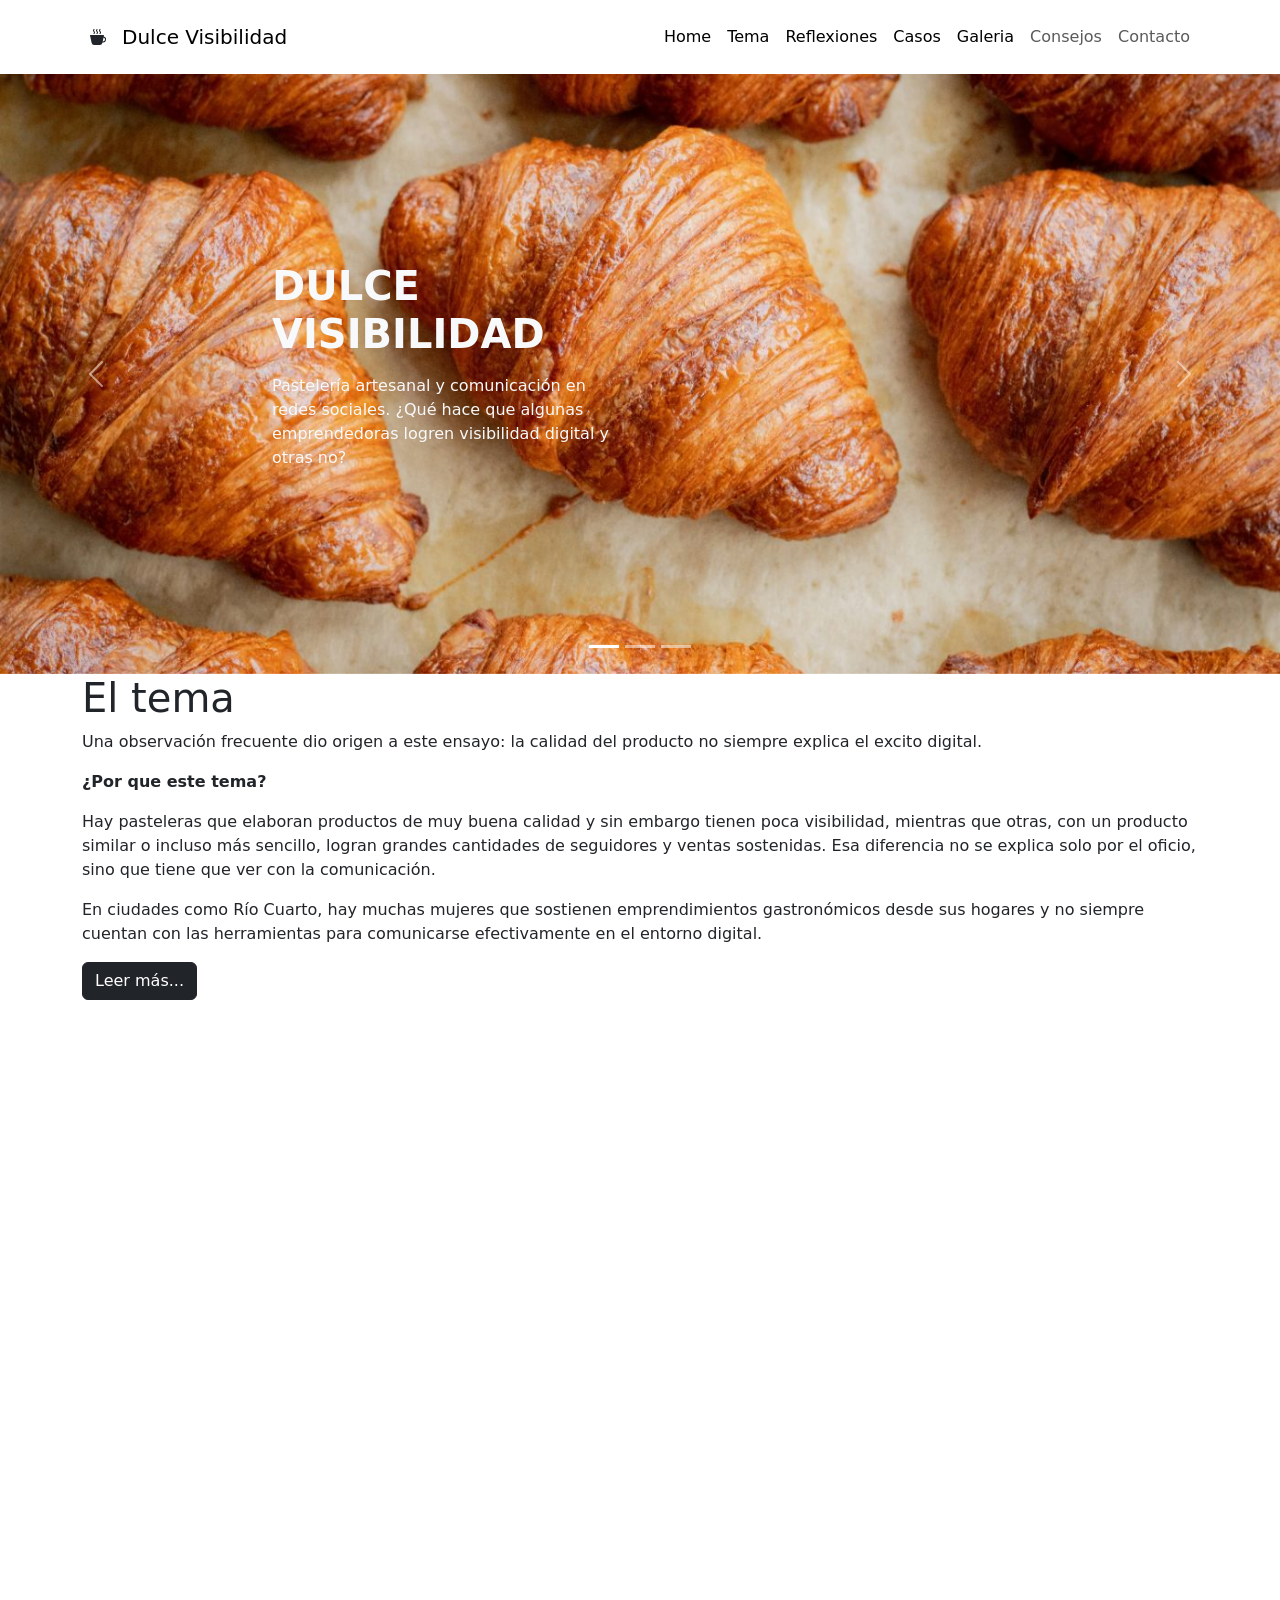
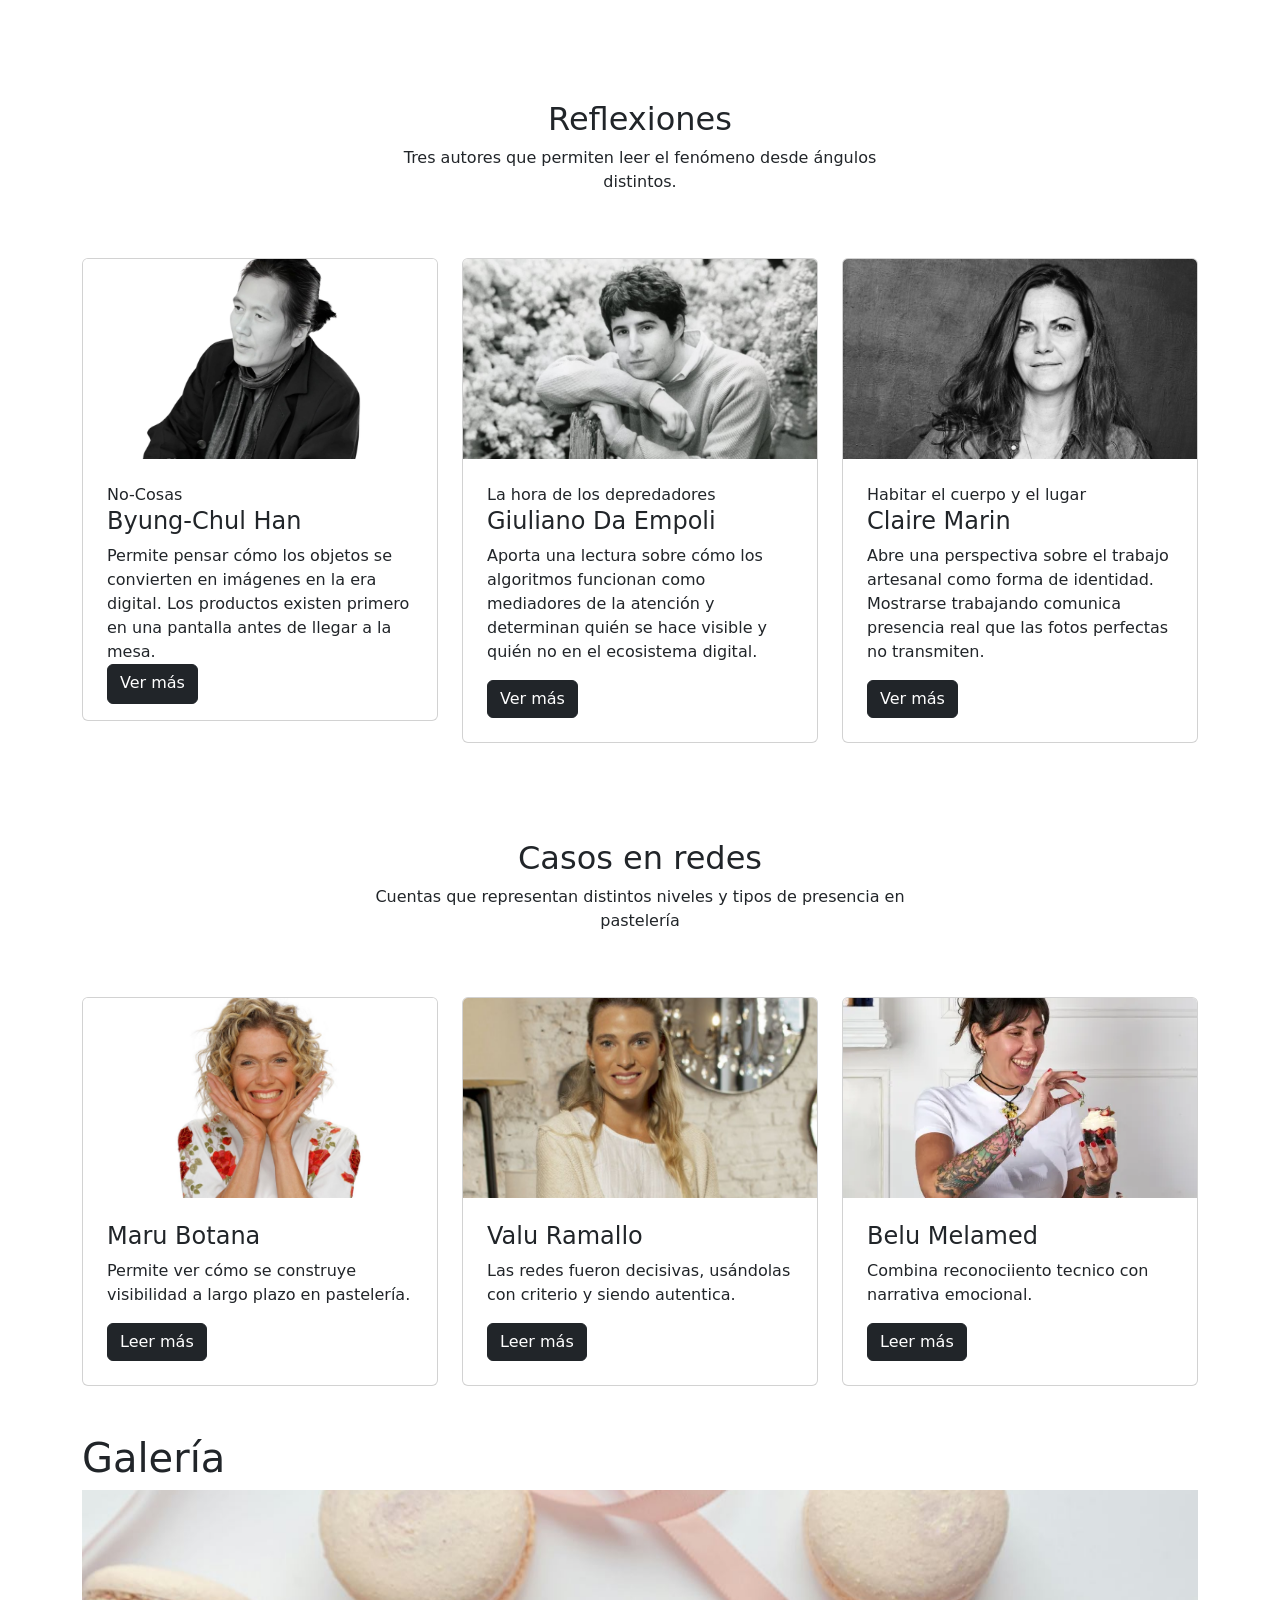
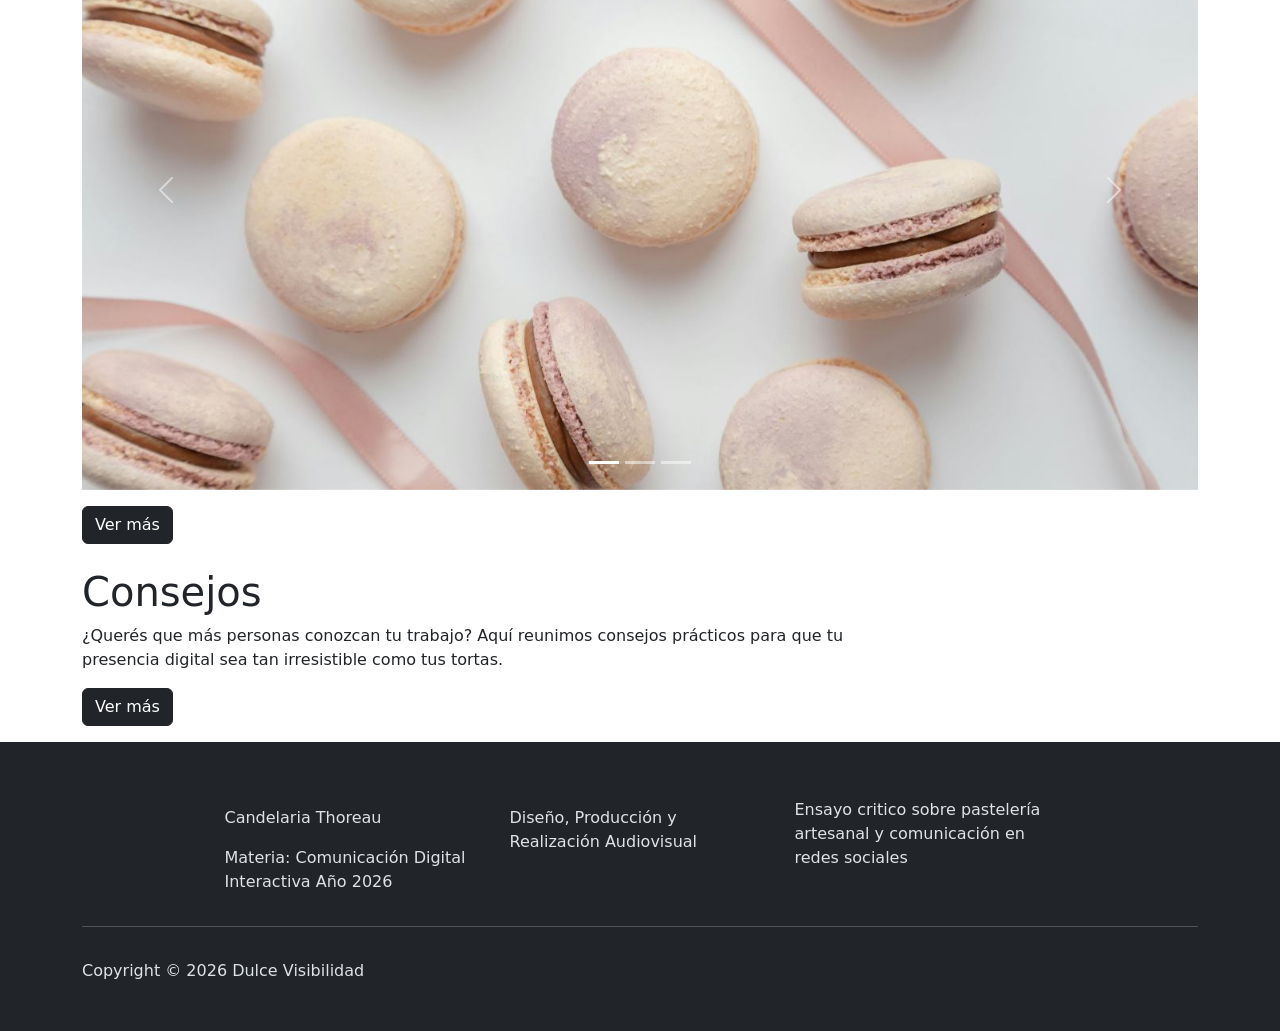
<file: index.html>
<!DOCTYPE html>
<html data-bs-theme="light" lang="en">

<head>
    <meta charset="utf-8">
    <meta name="viewport" content="width=device-width, initial-scale=1.0, shrink-to-fit=no">
    <title>Tp final Cande</title>
    <link rel="stylesheet" href="assets/bootstrap/css/bootstrap.min.css">
    <link rel="stylesheet" href="https://fonts.googleapis.com/css?family=Lora">
    <link rel="stylesheet" href="assets/css/bss-overrides.css">
    <link rel="stylesheet" href="assets/css/article-nice.css">
    <link rel="stylesheet" href="assets/css/Lightbox-Gallery-baguetteBox.min.css">
    <link rel="stylesheet" href="assets/css/Navbar-Right-Links-icons.css">
    <link rel="stylesheet" href="assets/css/Responsive-Youtube-Embed.css">
</head>

<body>
    <nav class="navbar navbar-expand-md bg-body py-3">
        <div class="container"><a class="navbar-brand d-flex align-items-center" href="#"><span class="bs-icon-sm bs-icon-rounded text-dark d-flex justify-content-center align-items-center me-2 bs-icon"><svg class="bi bi-cup-hot-fill" xmlns="http://www.w3.org/2000/svg" width="1em" height="1em" fill="currentColor" viewBox="0 0 16 16">
                        <path fill-rule="evenodd" d="M.5 6a.5.5 0 0 0-.488.608l1.652 7.434A2.5 2.5 0 0 0 4.104 16h5.792a2.5 2.5 0 0 0 2.44-1.958l.131-.59a3 3 0 0 0 1.3-5.854l.221-.99A.5.5 0 0 0 13.5 6zM13 12.5a2.01 2.01 0 0 1-.316-.025l.867-3.898A2.001 2.001 0 0 1 13 12.5"></path>
                        <path d="m4.4.8-.003.004-.014.019a4.167 4.167 0 0 0-.204.31 2.327 2.327 0 0 0-.141.267c-.026.06-.034.092-.037.103v.004a.593.593 0 0 0 .091.248c.075.133.178.272.308.445l.01.012c.118.158.26.347.37.543.112.2.22.455.22.745 0 .188-.065.368-.119.494a3.31 3.31 0 0 1-.202.388 5.444 5.444 0 0 1-.253.382l-.018.025-.005.008-.002.002A.5.5 0 0 1 3.6 4.2l.003-.004.014-.019a4.149 4.149 0 0 0 .204-.31 2.06 2.06 0 0 0 .141-.267c.026-.06.034-.092.037-.103a.593.593 0 0 0-.09-.252A4.334 4.334 0 0 0 3.6 2.8l-.01-.012a5.099 5.099 0 0 1-.37-.543A1.53 1.53 0 0 1 3 1.5c0-.188.065-.368.119-.494.059-.138.134-.274.202-.388a5.446 5.446 0 0 1 .253-.382l.025-.035A.5.5 0 0 1 4.4.8m3 0-.003.004-.014.019a4.167 4.167 0 0 0-.204.31 2.327 2.327 0 0 0-.141.267c-.026.06-.034.092-.037.103v.004a.593.593 0 0 0 .091.248c.075.133.178.272.308.445l.01.012c.118.158.26.347.37.543.112.2.22.455.22.745 0 .188-.065.368-.119.494a3.31 3.31 0 0 1-.202.388 5.444 5.444 0 0 1-.253.382l-.018.025-.005.008-.002.002A.5.5 0 0 1 6.6 4.2l.003-.004.014-.019a4.149 4.149 0 0 0 .204-.31 2.06 2.06 0 0 0 .141-.267c.026-.06.034-.092.037-.103a.593.593 0 0 0-.09-.252A4.334 4.334 0 0 0 6.6 2.8l-.01-.012a5.099 5.099 0 0 1-.37-.543A1.53 1.53 0 0 1 6 1.5c0-.188.065-.368.119-.494.059-.138.134-.274.202-.388a5.446 5.446 0 0 1 .253-.382l.025-.035A.5.5 0 0 1 7.4.8m3 0-.003.004-.014.019a4.077 4.077 0 0 0-.204.31 2.337 2.337 0 0 0-.141.267c-.026.06-.034.092-.037.103v.004a.593.593 0 0 0 .091.248c.075.133.178.272.308.445l.01.012c.118.158.26.347.37.543.112.2.22.455.22.745 0 .188-.065.368-.119.494a3.198 3.198 0 0 1-.202.388 5.385 5.385 0 0 1-.252.382l-.019.025-.005.008-.002.002A.5.5 0 0 1 9.6 4.2l.003-.004.014-.019a4.149 4.149 0 0 0 .204-.31 2.06 2.06 0 0 0 .141-.267c.026-.06.034-.092.037-.103a.593.593 0 0 0-.09-.252A4.334 4.334 0 0 0 9.6 2.8l-.01-.012a5.099 5.099 0 0 1-.37-.543A1.53 1.53 0 0 1 9 1.5c0-.188.065-.368.119-.494.059-.138.134-.274.202-.388a5.446 5.446 0 0 1 .253-.382l.025-.035A.5.5 0 0 1 10.4.8"></path>
                    </svg></span><span>Dulce Visibilidad</span></a><button class="navbar-toggler" data-bs-toggle="collapse" data-bs-target="#navcol-2"><span class="visually-hidden">Toggle navigation</span><span class="navbar-toggler-icon"></span></button>
            <div class="collapse navbar-collapse" id="navcol-2">
                <ul class="navbar-nav ms-auto">
                    <li class="nav-item"><a class="nav-link active" href="index.html">Home</a></li>
                    <li class="nav-item"><a class="nav-link active" href="tema.html">Tema</a></li>
                    <li class="nav-item"><a class="nav-link active" href="reflexiones.html">Reflexiones</a></li>
                    <li class="nav-item"><a class="nav-link active" href="casos.html">Casos</a></li>
                    <li class="nav-item"><a class="nav-link active" href="galeria.html">Galeria</a></li>
                    <li class="nav-item"><a class="nav-link" href="consejos.html">Consejos</a></li>
                    <li class="nav-item"><a class="nav-link" href="contacto.html">Contacto</a></li>
                </ul>
            </div>
        </div>
    </nav>
    <div class="carousel slide" data-bs-ride="carousel" id="carousel-1" style="height: 600px;">
        <div class="carousel-inner h-100">
            <div class="carousel-item active h-100"><img class="object-fit-cover w-100 d-block position-absolute h-100" src="assets/img/01.jpg" alt="Slide Image" style="z-index: -1;">
                <div class="container d-flex h-100 flex-column justify-content-center">
                    <div class="row">
                        <div class="col-md-6 col-xl-4 offset-md-2">
                            <div style="max-width: 350px;">
                                <h1 class="text-uppercase fw-bold text-light">Dulce Visibilidad</h1>
                                <p class="text-light my-3">Pastelería artesanal y comunicación en redes sociales. ¿Qué hace que algunas emprendedoras logren visibilidad digital y otras no?</p>
                            </div>
                        </div>
                    </div>
                </div>
            </div>
            <div class="carousel-item h-100"><img class="object-fit-cover w-100 d-block position-absolute h-100" src="assets/img/06.jpg" alt="Slide Image" style="z-index: -1;">
                <div class="container d-flex h-100 flex-column justify-content-center">
                    <div class="row">
                        <div class="col-md-6 col-xl-4 offset-md-2">
                            <div style="max-width: 350px;">
                                <h1 class="text-uppercase fw-bold text-light">Dulce Visibilidad</h1>
                                <p class="text-light my-3">Pastelería artesanal y comunicación en redes sociales. ¿Qué hace que algunas emprendedoras logren visibilidad digital y otras no?</p>
                            </div>
                        </div>
                    </div>
                </div>
            </div>
            <div class="carousel-item h-100"><img class="object-fit-cover w-100 d-block position-absolute h-100" src="assets/img/08.jpg" alt="Slide Image" style="z-index: -1;">
                <div class="container d-flex h-100 flex-column justify-content-center">
                    <div class="row">
                        <div class="col-md-6 col-xl-4 offset-md-2">
                            <div style="max-width: 350px;">
                                <h1 class="text-uppercase fw-bold text-light">Dulce Visibilidad</h1>
                                <p class="text-light my-3">Pastelería artesanal y comunicación en redes sociales. ¿Qué hace que algunas emprendedoras logren visibilidad digital y otras no?</p>
                            </div>
                        </div>
                    </div>
                </div>
            </div>
        </div>
        <div><a class="carousel-control-prev" role="button" data-bs-slide="prev" href="#carousel-1"><span class="carousel-control-prev-icon"></span><span class="visually-hidden">Previous</span></a><a class="carousel-control-next" role="button" data-bs-slide="next" href="#carousel-1"><span class="carousel-control-next-icon"></span><span class="visually-hidden">Next</span></a></div>
        <div class="carousel-indicators"><button type="button" data-bs-target="#carousel-1" data-bs-slide-to="0" class="active"></button> <button type="button" data-bs-target="#carousel-1" data-bs-slide-to="1"></button> <button type="button" data-bs-target="#carousel-1" data-bs-slide-to="2"></button></div>
    </div>
    <div class="container">
        <div class="row">
            <div class="col-md-12">
                <h1>El tema</h1>
                <p>Una observación frecuente dio origen a este ensayo: la calidad del producto no siempre explica el excito digital.</p>
                <p><strong>¿Por que este tema?</strong></p>
                <p>Hay pasteleras que elaboran productos de muy buena calidad y sin embargo tienen poca visibilidad, mientras que otras, con un producto similar o incluso más sencillo, logran grandes cantidades de seguidores y ventas sostenidas. Esa diferencia no se explica solo por el oficio, sino que tiene que ver con la comunicación.</p>
                <p>En ciudades como Río Cuarto, hay muchas mujeres que sostienen emprendimientos gastronómicos desde sus hogares y no siempre cuentan con las herramientas para comunicarse efectivamente en el entorno digital.</p><a class="btn btn-dark mb-4" role="button" target="_blank" href="tema.html">Leer más...</a><div style="width: 100%;"><div style="position: relative; padding-bottom: 56.25%; padding-top: 0; height: 0;"><iframe title="Galería de Vídeos" frameborder="0" width="1200px" height="675px" style="position: absolute; top: 0; left: 0; width: 100%; height: 100%;" src="https://view.genially.com/6a2fed837d4ecea10824ec13" type="text/html" allowscriptaccess="always" allowfullscreen="true" scrolling="yes" allownetworking="all"></iframe> </div> </div>

            </div>
        </div>
    </div>
    <div class="container py-4 py-xl-5">
        <div class="row mb-5">
            <div class="col-md-8 col-xl-6 text-center mx-auto">
                <h2>Reflexiones</h2>
                <p>Tres autores que permiten leer el fenómeno desde ángulos distintos.</p>
            </div>
        </div>
        <div class="row gy-4 row-cols-1 row-cols-md-2 row-cols-xl-3">
            <div class="col">
                <div class="card"><img class="object-fit-cover card-img-top w-100 d-block" style="height: 200px;" src="assets/img/Han-cansancio.jpg">
                    <div class="card-body ps-4 pe-4 pt-4 mb-0 pb-3">
                        <p class="mb-0 card-text">No-Cosas</p>
                        <h4 class="card-title">Byung-Chul Han</h4>
                        <p class="mt-0 pt-0 mb-0 pb-0 card-text">Permite pensar cómo los objetos se convierten en imágenes en la era digital. Los productos existen primero en una pantalla antes de llegar a la mesa.&nbsp; &nbsp; &nbsp; &nbsp; &nbsp; &nbsp; &nbsp; &nbsp;&nbsp;</p><a class="btn btn-dark mt-0 mb-0 pb-2" role="button" target="_blank" href="reflexiones.html">Ver más</a>
                        <div class="d-flex"></div>
                    </div>
                </div>
            </div>
            <div class="col">
                <div class="card"><img class="object-fit-cover card-img-top w-100 d-block" style="height: 200px;" src="assets/img/field_media_image-56922-5967788.jpg">
                    <div class="card-body p-4">
                        <p class="mb-0 card-text">La hora de los depredadores</p>
                        <h4 class="card-title">Giuliano Da Empoli</h4>
                        <p class="card-text">Aporta una lectura sobre cómo los algoritmos funcionan como mediadores de la atención y determinan quién se hace visible y quién no en el ecosistema digital.</p><a class="btn btn-dark" role="button" target="_blank" href="reflexiones.html">Ver más</a>
                    </div>
                </div>
            </div>
            <div class="col">
                <div class="card"><img class="object-fit-cover card-img-top w-100 d-block" style="height: 200px;" src="assets/img/claire-marin.webp">
                    <div class="card-body p-4">
                        <p class="mb-0 card-text">Habitar el cuerpo y el lugar</p>
                        <h4 class="card-title">Claire Marin</h4>
                        <p class="card-text">Abre una perspectiva sobre el trabajo artesanal como forma de identidad. Mostrarse trabajando comunica presencia real que las fotos perfectas no transmiten.</p><a class="btn btn-dark" role="button" target="_blank" href="reflexiones.html">Ver más</a>
                    </div>
                </div>
            </div>
        </div>
    </div>
    <div class="container py-4 py-xl-5">
        <div class="row mb-5">
            <div class="col-md-8 col-xl-6 text-center mx-auto">
                <h2>Casos en redes</h2>
                <p>Cuentas que representan distintos niveles y tipos de presencia en pastelería</p>
            </div>
        </div>
        <div class="row gy-4 row-cols-1 row-cols-md-2 row-cols-xl-3">
            <div class="col">
                <div class="card"><img class="object-fit-cover card-img-top w-100 d-block" style="height: 200px;" src="assets/img/15201.jpg">
                    <div class="card-body p-4">
                        <h4 class="card-title">Maru Botana</h4>
                        <p class="card-text">Permite ver cómo se construye visibilidad a largo plazo en pastelería.</p>
                        <div class="d-flex"></div><a class="btn btn-dark" role="button" target="_blank" href="casos.html">Leer más</a>
                    </div>
                </div>
            </div>
            <div class="col">
                <div class="card"><img class="object-fit-cover card-img-top w-100 d-block" style="height: 200px;" src="assets/img/001-valu-ramallo.jpg">
                    <div class="card-body p-4">
                        <h4 class="card-title">Valu Ramallo</h4>
                        <p class="card-text">Las redes fueron decisivas, usándolas con criterio y siendo autentica.</p><a class="btn btn-dark" role="button" target="_blank" href="casos.html">Leer más</a>
                        <div class="d-flex"></div>
                    </div>
                </div>
            </div>
            <div class="col">
                <div class="card"><img class="object-fit-cover card-img-top w-100 d-block" style="height: 200px;" src="assets/img/belu_melamed-abreok.jpg.webp">
                    <div class="card-body p-4">
                        <h4 class="card-title">Belu Melamed</h4>
                        <p class="card-text">Combina reconociiento tecnico con narrativa emocional.</p><a class="btn btn-dark" role="button" target="_blank" href="casos.html">Leer más</a>
                    </div>
                </div>
            </div>
        </div>
    </div>
    <div class="container">
        <div class="row">
            <div class="col-md-12">
                <h1>Galería</h1>
                <div class="carousel slide" data-bs-ride="carousel" id="carousel-2" style="height: 600px;">
                    <div class="carousel-inner h-100">
                        <div class="carousel-item active h-100"><img class="object-fit-cover w-100 d-block position-absolute h-100" src="assets/img/10.jpg" alt="Slide Image" style="z-index: -1;">
                            <div class="container d-flex h-100 flex-column justify-content-center">
                                <div class="row">
                                    <div class="col-md-6 col-xl-4 offset-md-2">
                                        <div style="max-width: 350px;"></div>
                                    </div>
                                </div>
                            </div>
                        </div>
                        <div class="carousel-item h-100"><img class="object-fit-cover w-100 d-block position-absolute h-100" src="assets/img/13.jpg" alt="Slide Image" style="z-index: -1;">
                            <div class="container d-flex h-100 flex-column justify-content-center">
                                <div class="row">
                                    <div class="col-md-6 col-xl-4 offset-md-2">
                                        <div style="max-width: 350px;"></div>
                                    </div>
                                </div>
                            </div>
                        </div>
                        <div class="carousel-item h-100"><img class="object-fit-cover w-100 d-block position-absolute h-100" src="assets/img/12.jpg" alt="Slide Image" style="z-index: -1;">
                            <div class="container d-flex h-100 flex-column justify-content-center">
                                <div class="row">
                                    <div class="col-md-6 col-xl-4 offset-md-2">
                                        <div style="max-width: 350px;"></div>
                                    </div>
                                </div>
                            </div>
                        </div>
                    </div>
                    <div><a class="carousel-control-prev" role="button" data-bs-slide="prev" href="#carousel-2"><span class="carousel-control-prev-icon"></span><span class="visually-hidden">Previous</span></a><a class="carousel-control-next" role="button" data-bs-slide="next" href="#carousel-2"><span class="carousel-control-next-icon"></span><span class="visually-hidden">Next</span></a></div>
                    <div class="carousel-indicators"><button type="button" data-bs-target="#carousel-2" data-bs-slide-to="0" class="active"></button> <button type="button" data-bs-target="#carousel-2" data-bs-slide-to="1"></button> <button type="button" data-bs-target="#carousel-2" data-bs-slide-to="2"></button></div>
                </div>
            </div>
        </div>
    </div>
    <div class="container">
        <div class="row">
            <div class="col-md-12 col-xl-9"><a class="btn btn-dark mt-3" role="button" target="_blank" href="galeria.html">Ver más</a>
                <h1 class="mt-4">Consejos</h1>
                <p>¿Querés que más personas conozcan tu trabajo? Aquí reunimos consejos prácticos para que tu presencia digital sea tan irresistible como tus tortas.</p>
                <p></p><a class="btn btn-dark text-bg-dark" role="button" target="_blank" href="consejos.html">Ver más</a>
                <p></p>
            </div>
        </div>
    </div>
    <footer class="text-body bg-body" data-bs-theme="dark">
        <div class="container py-4 py-lg-5">
            <div class="row justify-content-center">
                <div class="col-sm-4 col-md-3 text-center text-lg-start d-flex flex-column">
                    <ul class="list-unstyled"></ul>
                    <p>Candelaria Thoreau</p>
                    <p>Materia: Comunicación Digital Interactiva Año 2026</p>
                </div>
                <div class="col-sm-4 col-md-3 text-center text-lg-start d-flex flex-column">
                    <ul class="list-unstyled"></ul>
                    <p>Diseño, Producción y Realización Audiovisual</p>
                </div>
                <div class="col-lg-3 text-center text-lg-start d-flex flex-column align-items-center order-first align-items-lg-start order-lg-last">
                    <div class="fw-bold d-flex align-items-center mb-2"></div>
                    <p>Ensayo critico sobre pastelería artesanal y comunicación en redes sociales</p>
                </div>
            </div>
            <hr>
            <div class="d-flex justify-content-between align-items-center pt-3">
                <p class="mb-0">Copyright © 2026 Dulce Visibilidad</p>
            </div>
        </div>
    </footer>
    <script src="assets/bootstrap/js/bootstrap.min.js"></script>
    <script src="assets/js/Lightbox-Gallery-baguetteBox.min.js"></script>
    <script src="assets/js/Lightbox-Gallery.js"></script>
</body>

</html>
</file>
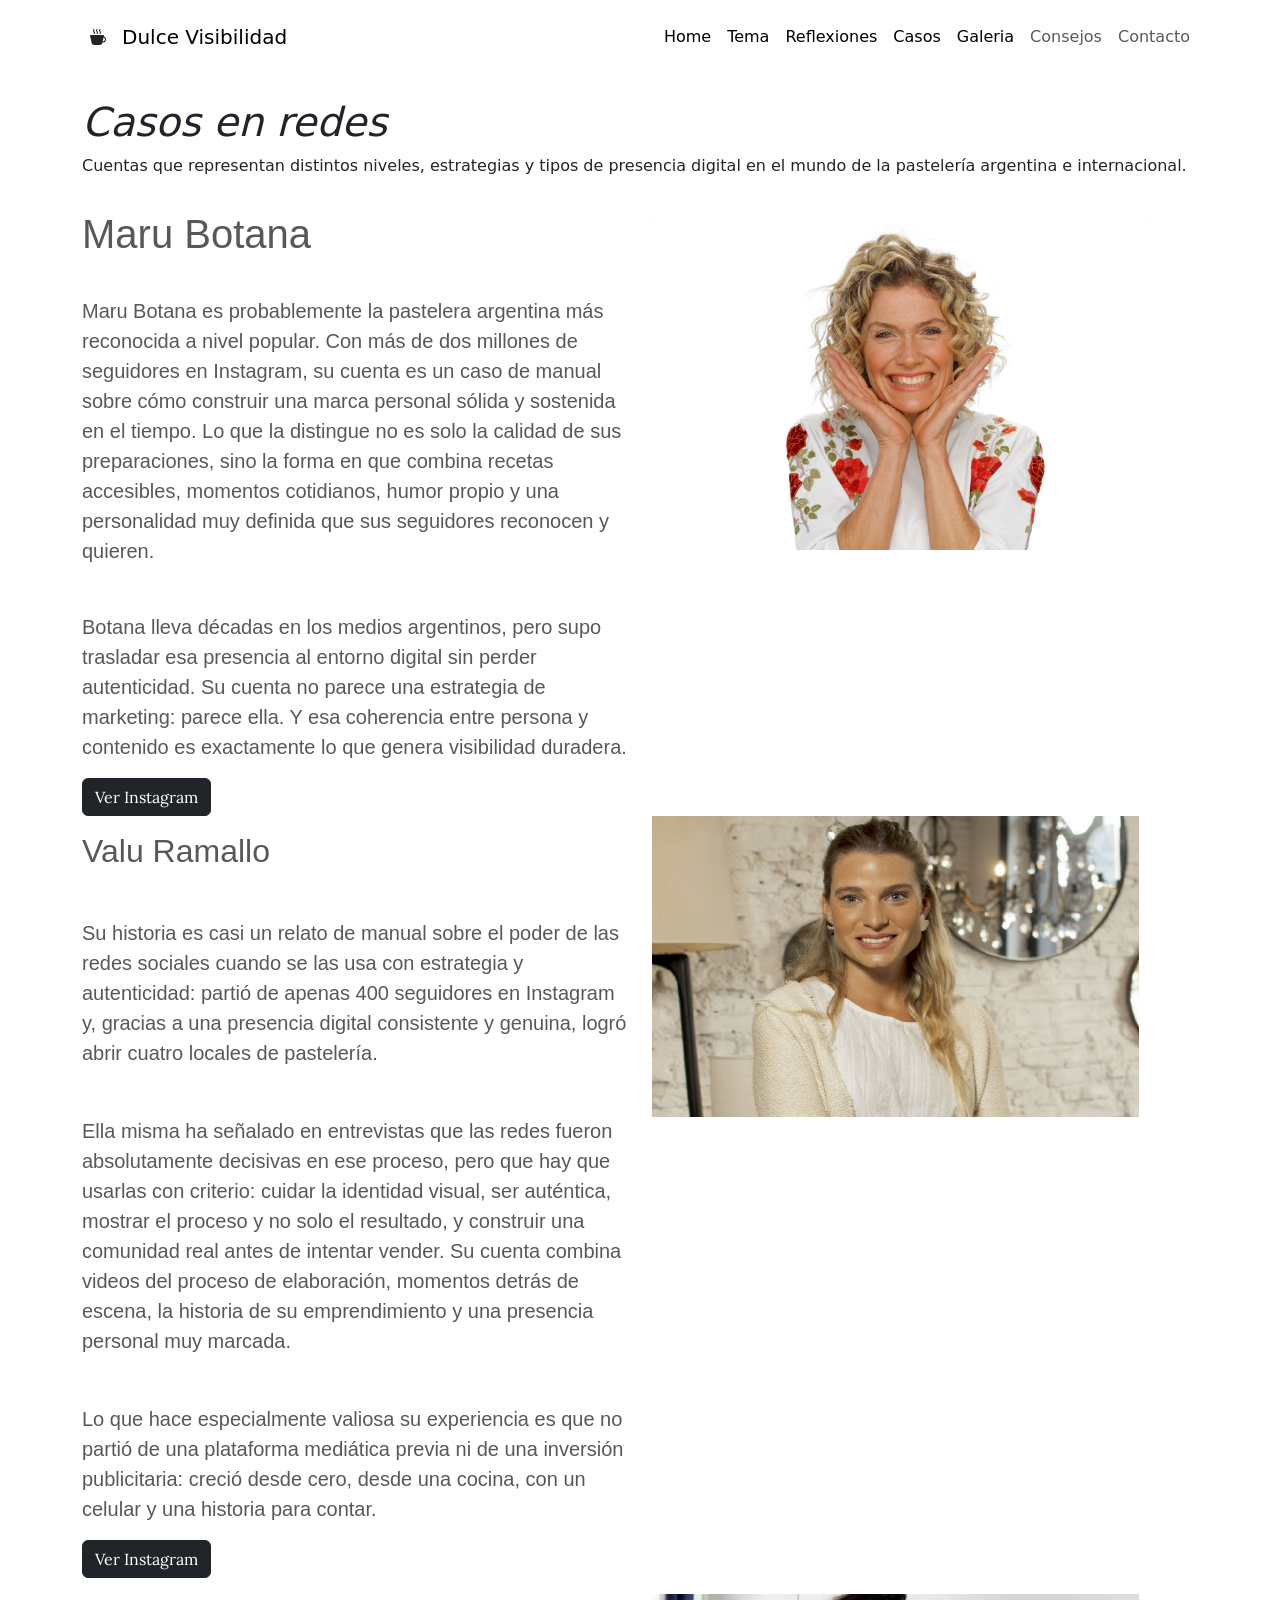
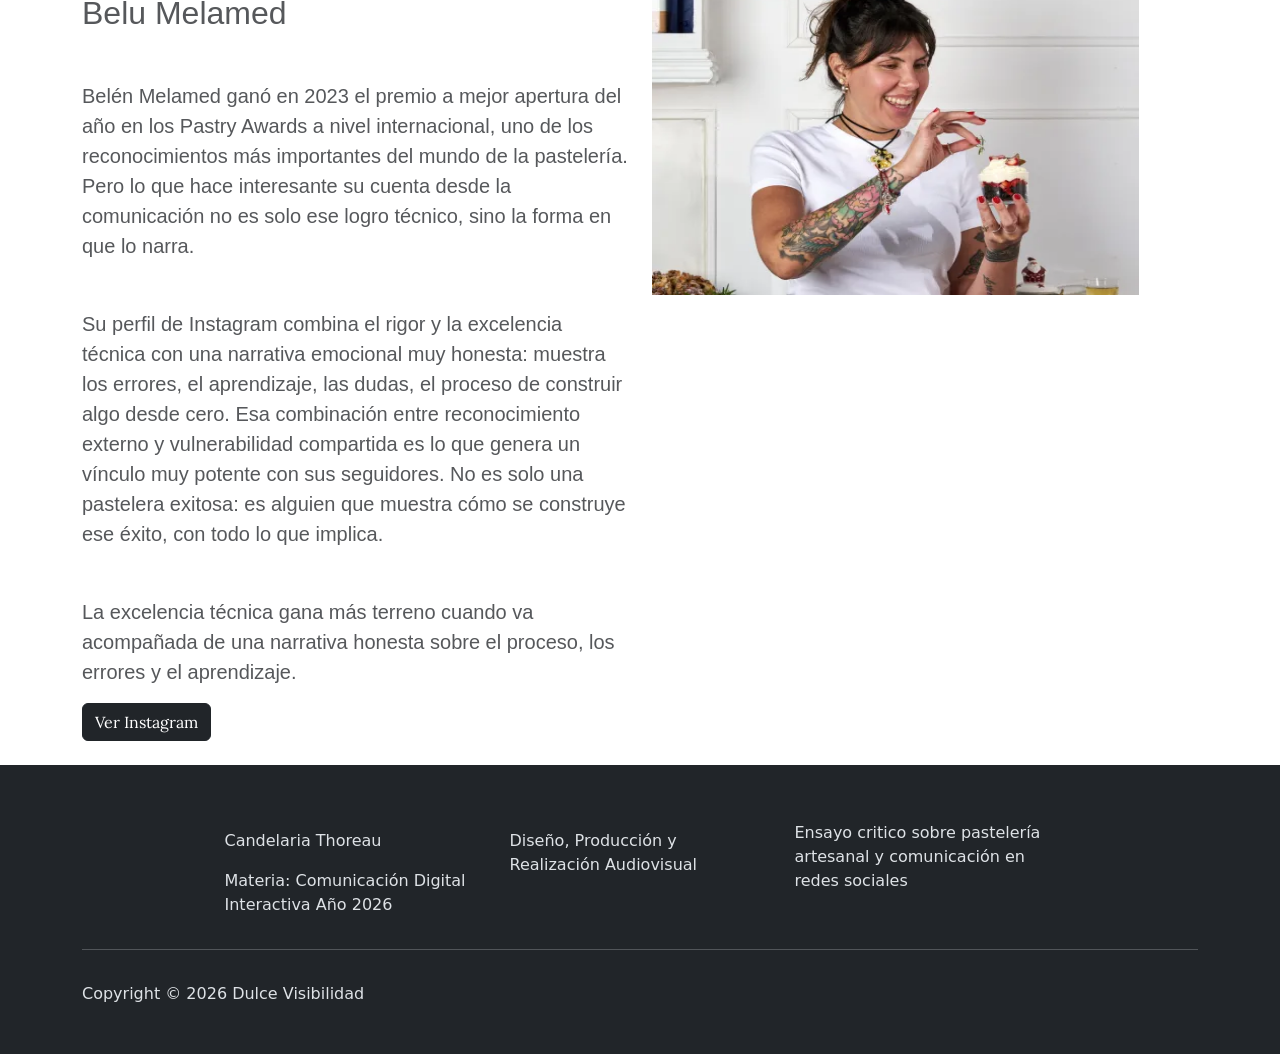
<file: casos.html>
<!DOCTYPE html>
<html data-bs-theme="light" lang="en">

<head>
    <meta charset="utf-8">
    <meta name="viewport" content="width=device-width, initial-scale=1.0, shrink-to-fit=no">
    <title>Tp final Cande</title>
    <link rel="stylesheet" href="assets/bootstrap/css/bootstrap.min.css">
    <link rel="stylesheet" href="https://fonts.googleapis.com/css?family=Lora">
    <link rel="stylesheet" href="assets/css/bss-overrides.css">
    <link rel="stylesheet" href="assets/css/article-nice.css">
    <link rel="stylesheet" href="assets/css/Lightbox-Gallery-baguetteBox.min.css">
    <link rel="stylesheet" href="assets/css/Navbar-Right-Links-icons.css">
    <link rel="stylesheet" href="assets/css/Responsive-Youtube-Embed.css">
</head>

<body>
    <nav class="navbar navbar-expand-md bg-body py-3">
        <div class="container"><a class="navbar-brand d-flex align-items-center" href="#"><span class="bs-icon-sm bs-icon-rounded text-dark d-flex justify-content-center align-items-center me-2 bs-icon"><svg class="bi bi-cup-hot-fill" xmlns="http://www.w3.org/2000/svg" width="1em" height="1em" fill="currentColor" viewBox="0 0 16 16">
                        <path fill-rule="evenodd" d="M.5 6a.5.5 0 0 0-.488.608l1.652 7.434A2.5 2.5 0 0 0 4.104 16h5.792a2.5 2.5 0 0 0 2.44-1.958l.131-.59a3 3 0 0 0 1.3-5.854l.221-.99A.5.5 0 0 0 13.5 6zM13 12.5a2.01 2.01 0 0 1-.316-.025l.867-3.898A2.001 2.001 0 0 1 13 12.5"></path>
                        <path d="m4.4.8-.003.004-.014.019a4.167 4.167 0 0 0-.204.31 2.327 2.327 0 0 0-.141.267c-.026.06-.034.092-.037.103v.004a.593.593 0 0 0 .091.248c.075.133.178.272.308.445l.01.012c.118.158.26.347.37.543.112.2.22.455.22.745 0 .188-.065.368-.119.494a3.31 3.31 0 0 1-.202.388 5.444 5.444 0 0 1-.253.382l-.018.025-.005.008-.002.002A.5.5 0 0 1 3.6 4.2l.003-.004.014-.019a4.149 4.149 0 0 0 .204-.31 2.06 2.06 0 0 0 .141-.267c.026-.06.034-.092.037-.103a.593.593 0 0 0-.09-.252A4.334 4.334 0 0 0 3.6 2.8l-.01-.012a5.099 5.099 0 0 1-.37-.543A1.53 1.53 0 0 1 3 1.5c0-.188.065-.368.119-.494.059-.138.134-.274.202-.388a5.446 5.446 0 0 1 .253-.382l.025-.035A.5.5 0 0 1 4.4.8m3 0-.003.004-.014.019a4.167 4.167 0 0 0-.204.31 2.327 2.327 0 0 0-.141.267c-.026.06-.034.092-.037.103v.004a.593.593 0 0 0 .091.248c.075.133.178.272.308.445l.01.012c.118.158.26.347.37.543.112.2.22.455.22.745 0 .188-.065.368-.119.494a3.31 3.31 0 0 1-.202.388 5.444 5.444 0 0 1-.253.382l-.018.025-.005.008-.002.002A.5.5 0 0 1 6.6 4.2l.003-.004.014-.019a4.149 4.149 0 0 0 .204-.31 2.06 2.06 0 0 0 .141-.267c.026-.06.034-.092.037-.103a.593.593 0 0 0-.09-.252A4.334 4.334 0 0 0 6.6 2.8l-.01-.012a5.099 5.099 0 0 1-.37-.543A1.53 1.53 0 0 1 6 1.5c0-.188.065-.368.119-.494.059-.138.134-.274.202-.388a5.446 5.446 0 0 1 .253-.382l.025-.035A.5.5 0 0 1 7.4.8m3 0-.003.004-.014.019a4.077 4.077 0 0 0-.204.31 2.337 2.337 0 0 0-.141.267c-.026.06-.034.092-.037.103v.004a.593.593 0 0 0 .091.248c.075.133.178.272.308.445l.01.012c.118.158.26.347.37.543.112.2.22.455.22.745 0 .188-.065.368-.119.494a3.198 3.198 0 0 1-.202.388 5.385 5.385 0 0 1-.252.382l-.019.025-.005.008-.002.002A.5.5 0 0 1 9.6 4.2l.003-.004.014-.019a4.149 4.149 0 0 0 .204-.31 2.06 2.06 0 0 0 .141-.267c.026-.06.034-.092.037-.103a.593.593 0 0 0-.09-.252A4.334 4.334 0 0 0 9.6 2.8l-.01-.012a5.099 5.099 0 0 1-.37-.543A1.53 1.53 0 0 1 9 1.5c0-.188.065-.368.119-.494.059-.138.134-.274.202-.388a5.446 5.446 0 0 1 .253-.382l.025-.035A.5.5 0 0 1 10.4.8"></path>
                    </svg></span><span>Dulce Visibilidad</span></a><button class="navbar-toggler" data-bs-toggle="collapse" data-bs-target="#navcol-2"><span class="visually-hidden">Toggle navigation</span><span class="navbar-toggler-icon"></span></button>
            <div class="collapse navbar-collapse" id="navcol-2">
                <ul class="navbar-nav ms-auto">
                    <li class="nav-item"><a class="nav-link active" href="index.html">Home</a></li>
                    <li class="nav-item"><a class="nav-link active" href="tema.html">Tema</a></li>
                    <li class="nav-item"><a class="nav-link active" href="reflexiones.html">Reflexiones</a></li>
                    <li class="nav-item"><a class="nav-link active" href="casos.html">Casos</a></li>
                    <li class="nav-item"><a class="nav-link active" href="galeria.html">Galeria</a></li>
                    <li class="nav-item"><a class="nav-link" href="consejos.html">Consejos</a></li>
                    <li class="nav-item"><a class="nav-link" href="contacto.html">Contacto</a></li>
                </ul>
            </div>
        </div>
    </nav>
    <div class="container">
        <div class="row">
            <div class="col-md-12">
                <h1 class="mt-4"><em>Casos en redes</em></h1>
                <p>Cuentas que representan distintos niveles, estrategias y tipos de presencia digital en el mundo de la pastelería argentina e internacional.</p>
            </div>
        </div>
    </div>
    <section class="article-dual-column">
        <div class="container">
            <div class="row">
                <div class="col-md-6 mt-3">
                    <h1 class="text-start" id="inceput-2" style="font-family: Roboto, sans-serif;">Maru Botana</h1>
                    <p class="fs-5" style="font-family: Roboto, sans-serif;"><br>Maru Botana es probablemente la pastelera argentina más reconocida a nivel popular. Con más de dos millones de seguidores en Instagram, su cuenta es un caso de manual sobre cómo construir una marca personal sólida y sostenida en el tiempo. Lo que la distingue no es solo la calidad de sus preparaciones, sino la forma en que combina recetas accesibles, momentos cotidianos, humor propio y una personalidad muy definida que sus seguidores reconocen y quieren.</p>
                    <p class="fs-5" style="font-family: Roboto, sans-serif;"><br>Botana lleva décadas en los medios argentinos, pero supo trasladar esa presencia al entorno digital sin perder autenticidad. Su cuenta no parece una estrategia de marketing: parece ella. Y esa coherencia entre persona y contenido es exactamente lo que genera visibilidad duradera.</p><a class="btn btn-dark" role="button" target="_blank" href="https://www.instagram.com/marubotanaok?utm_source=ig_web_button_share_sheet&amp;igsh=ZDNlZDc0MzIxNw==">Ver Instagram</a>
                </div>
                <div class="col-md-6"><img class="mt-4" src="assets/img/15201.jpg" width="501" height="332"></div>
            </div>
            <div class="row">
                <div class="col-md-6">
                    <p></p>
                    <h2 class="text-start" id="inceput-1" style="font-family: Roboto, sans-serif;">Valu Ramallo</h2>
                    <p></p>
                    <p class="fs-5 mt-5" style="font-family: Roboto, sans-serif;">Su historia es casi un relato de manual sobre el poder de las redes sociales cuando se las usa con estrategia y autenticidad: partió de apenas 400 seguidores en Instagram y, gracias a una presencia digital consistente y genuina, logró abrir cuatro locales de pastelería.</p>
                    <p></p>
                    <p class="fs-5 mt-5" style="font-family: Roboto, sans-serif;">Ella misma ha señalado en entrevistas que las redes fueron absolutamente decisivas en ese proceso, pero que hay que usarlas con criterio: cuidar la identidad visual, ser auténtica, mostrar el proceso y no solo el resultado, y construir una comunidad real antes de intentar vender. Su cuenta combina videos del proceso de elaboración, momentos detrás de escena, la historia de su emprendimiento y una presencia personal muy marcada.</p>
                    <p class="fs-5 mt-5" style="font-family: Roboto, sans-serif;">Lo que hace especialmente valiosa su experiencia es que no partió de una plataforma mediática previa ni de una inversión publicitaria: creció desde cero, desde una cocina, con un celular y una historia para contar.</p><a class="btn btn-dark" role="button" target="_blank" href="https://www.instagram.com/valuramallo?utm_source=ig_web_button_share_sheet&amp;igsh=ZDNlZDc0MzIxNw==">Ver Instagram</a>
                </div>
                <div class="col-md-6"><img src="assets/img/001-valu-ramallo.jpg" width="487" height="301"></div>
                <div class="col">
                    <h2 class="text-start mt-3" id="inceput-3" style="font-family: Roboto, sans-serif;">Belu Melamed </h2>
                    <p class="fs-5 mt-5" style="font-family: Roboto, sans-serif;">Belén Melamed ganó en 2023 el premio a mejor apertura del año en los Pastry Awards a nivel internacional, uno de los reconocimientos más importantes del mundo de la pastelería. Pero lo que hace interesante su cuenta desde la comunicación no es solo ese logro técnico, sino la forma en que lo narra.</p>
                    <p class="fs-5 mt-5" style="font-family: Roboto, sans-serif;">Su perfil de Instagram combina el rigor y la excelencia técnica con una narrativa emocional muy honesta: muestra los errores, el aprendizaje, las dudas, el proceso de construir algo desde cero. Esa combinación entre reconocimiento externo y vulnerabilidad compartida es lo que genera un vínculo muy potente con sus seguidores. No es solo una pastelera exitosa: es alguien que muestra cómo se construye ese éxito, con todo lo que implica.</p>
                    <p class="fs-5 mt-5" style="font-family: Roboto, sans-serif;">La excelencia técnica gana más terreno cuando va acompañada de una narrativa honesta sobre el proceso, los errores y el aprendizaje.</p><a class="btn btn-dark" role="button" target="_blank" href="https://www.instagram.com/belumelamed?utm_source=ig_web_button_share_sheet&amp;igsh=ZDNlZDc0MzIxNw==">Ver Instagram</a>
                </div>
                <div class="col-md-6">
                    <p></p>
                    <p></p><img src="assets/img/belu_melamed-abreok.jpg.webp" width="487" height="301">
                    <p></p>
                </div>
            </div>
        </div>
    </section>
    <footer class="text-body bg-body" data-bs-theme="dark">
        <div class="container mt-4 py-4 py-lg-5">
            <div class="row justify-content-center">
                <div class="col-sm-4 col-md-3 text-center text-lg-start d-flex flex-column">
                    <ul class="list-unstyled"></ul>
                    <p>Candelaria Thoreau</p>
                    <p>Materia: Comunicación Digital Interactiva Año 2026</p>
                </div>
                <div class="col-sm-4 col-md-3 text-center text-lg-start d-flex flex-column">
                    <ul class="list-unstyled"></ul>
                    <p>Diseño, Producción y Realización Audiovisual</p>
                </div>
                <div class="col-lg-3 text-center text-lg-start d-flex flex-column align-items-center order-first align-items-lg-start order-lg-last">
                    <div class="fw-bold d-flex align-items-center mb-2"></div>
                    <p>Ensayo critico sobre pastelería artesanal y comunicación en redes sociales</p>
                </div>
            </div>
            <hr>
            <div class="d-flex justify-content-between align-items-center pt-3">
                <p class="mb-0">Copyright © 2026 Dulce Visibilidad</p>
            </div>
        </div>
    </footer>
    <script src="assets/bootstrap/js/bootstrap.min.js"></script>
    <script src="assets/js/Lightbox-Gallery-baguetteBox.min.js"></script>
    <script src="assets/js/Lightbox-Gallery.js"></script>
</body>

</html>
</file>
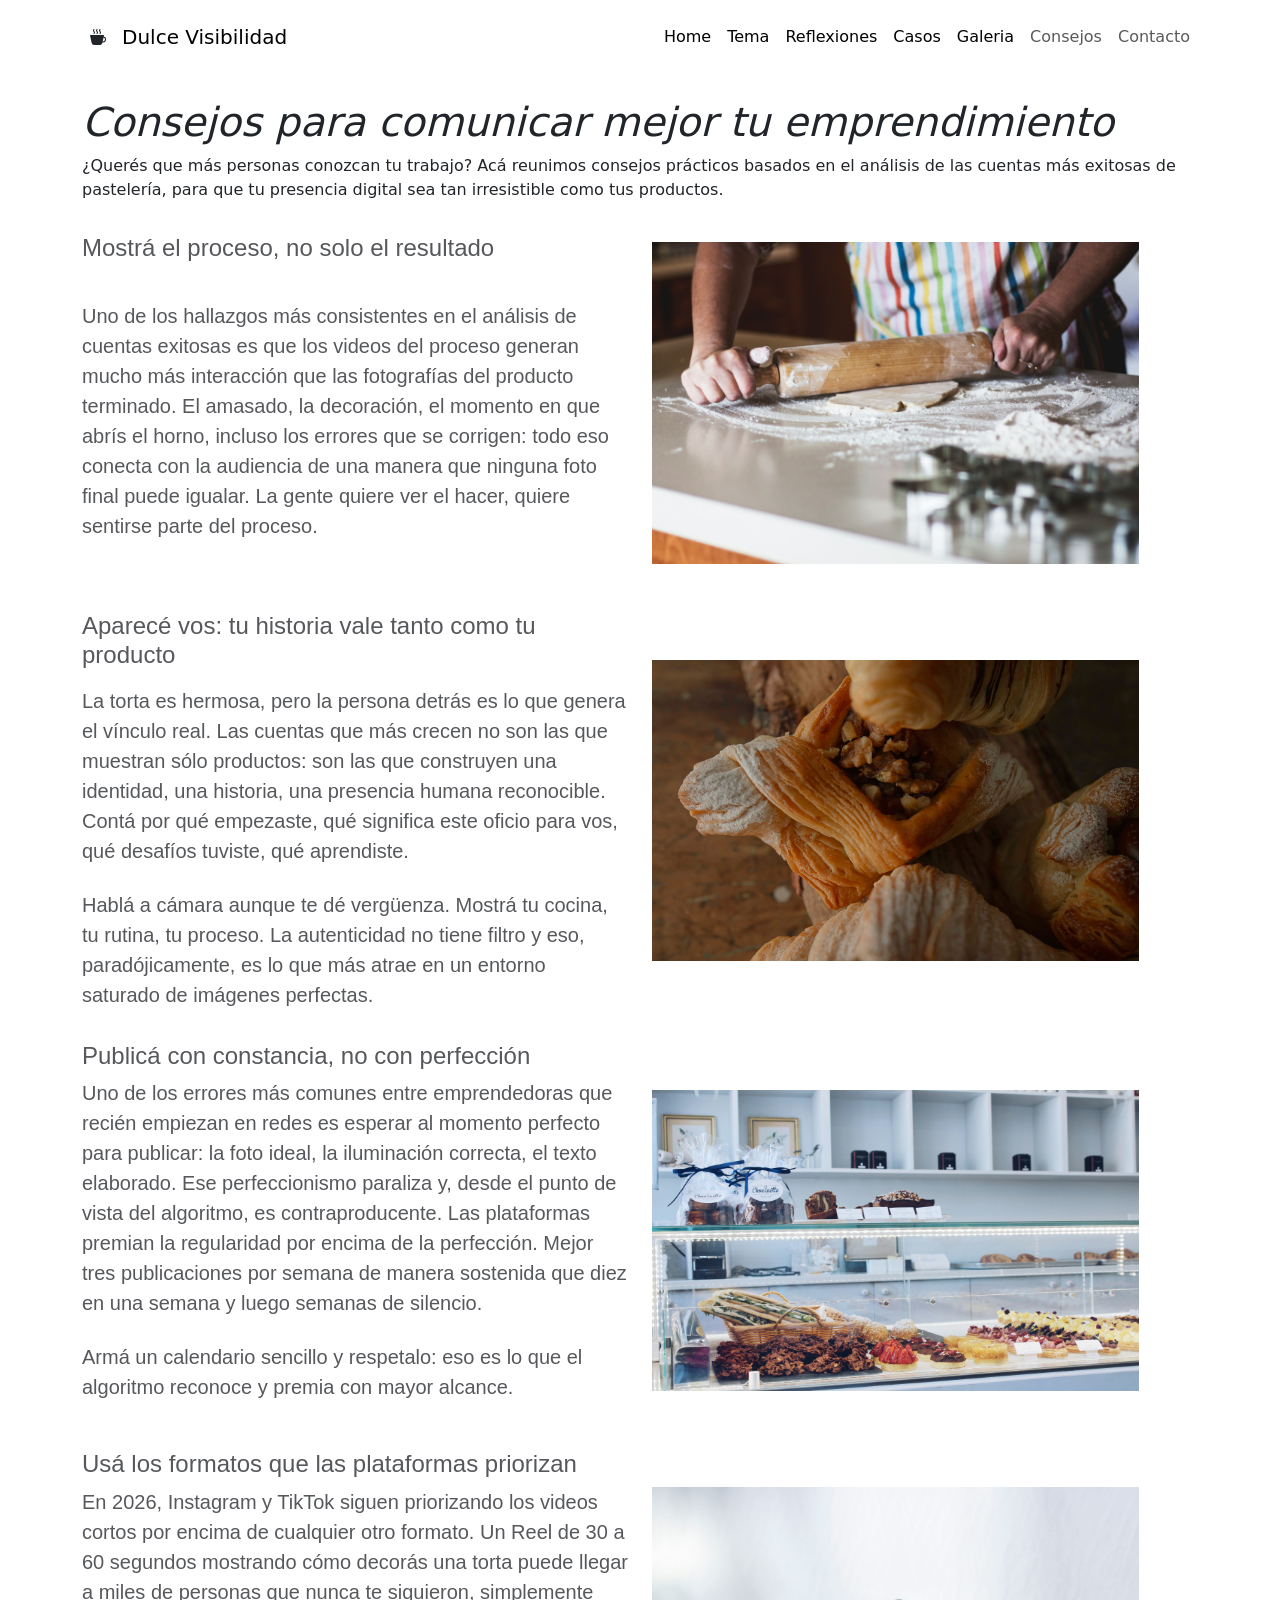
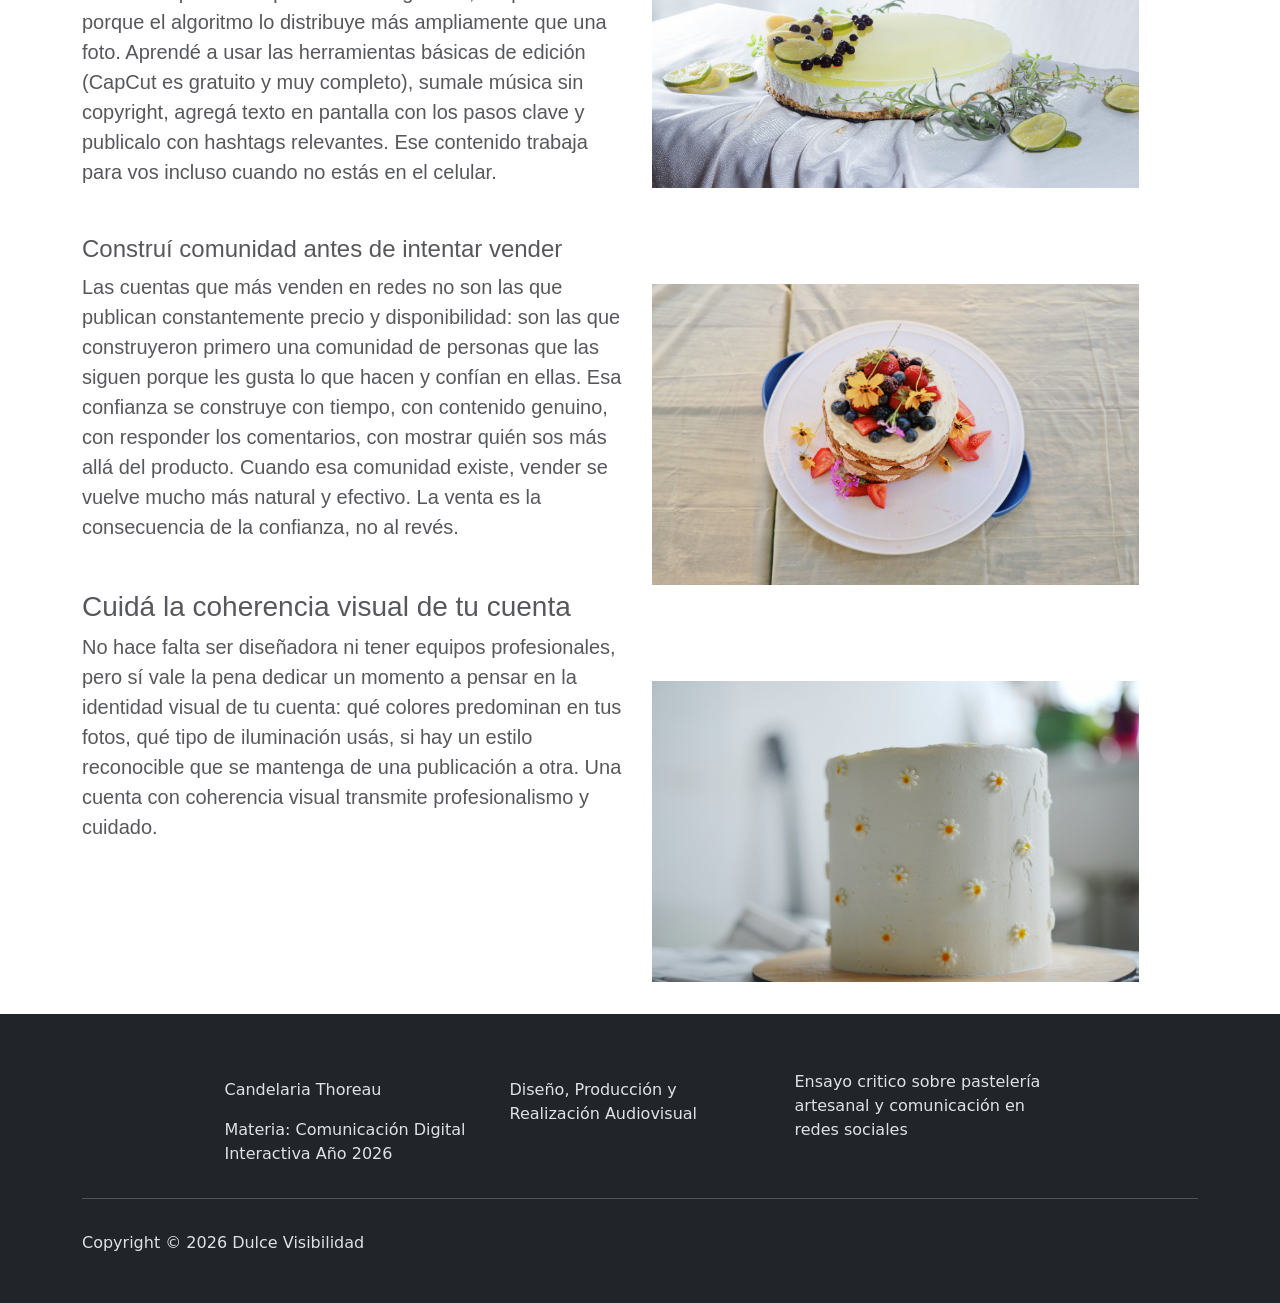
<file: consejos.html>
<!DOCTYPE html>
<html data-bs-theme="light" lang="en">

<head>
    <meta charset="utf-8">
    <meta name="viewport" content="width=device-width, initial-scale=1.0, shrink-to-fit=no">
    <title>Tp final Cande</title>
    <link rel="stylesheet" href="assets/bootstrap/css/bootstrap.min.css">
    <link rel="stylesheet" href="https://fonts.googleapis.com/css?family=Lora">
    <link rel="stylesheet" href="assets/css/bss-overrides.css">
    <link rel="stylesheet" href="assets/css/article-nice.css">
    <link rel="stylesheet" href="assets/css/Lightbox-Gallery-baguetteBox.min.css">
    <link rel="stylesheet" href="assets/css/Navbar-Right-Links-icons.css">
    <link rel="stylesheet" href="assets/css/Responsive-Youtube-Embed.css">
</head>

<body>
    <nav class="navbar navbar-expand-md bg-body py-3">
        <div class="container"><a class="navbar-brand d-flex align-items-center" href="#"><span class="bs-icon-sm bs-icon-rounded text-dark d-flex justify-content-center align-items-center me-2 bs-icon"><svg class="bi bi-cup-hot-fill" xmlns="http://www.w3.org/2000/svg" width="1em" height="1em" fill="currentColor" viewBox="0 0 16 16">
                        <path fill-rule="evenodd" d="M.5 6a.5.5 0 0 0-.488.608l1.652 7.434A2.5 2.5 0 0 0 4.104 16h5.792a2.5 2.5 0 0 0 2.44-1.958l.131-.59a3 3 0 0 0 1.3-5.854l.221-.99A.5.5 0 0 0 13.5 6zM13 12.5a2.01 2.01 0 0 1-.316-.025l.867-3.898A2.001 2.001 0 0 1 13 12.5"></path>
                        <path d="m4.4.8-.003.004-.014.019a4.167 4.167 0 0 0-.204.31 2.327 2.327 0 0 0-.141.267c-.026.06-.034.092-.037.103v.004a.593.593 0 0 0 .091.248c.075.133.178.272.308.445l.01.012c.118.158.26.347.37.543.112.2.22.455.22.745 0 .188-.065.368-.119.494a3.31 3.31 0 0 1-.202.388 5.444 5.444 0 0 1-.253.382l-.018.025-.005.008-.002.002A.5.5 0 0 1 3.6 4.2l.003-.004.014-.019a4.149 4.149 0 0 0 .204-.31 2.06 2.06 0 0 0 .141-.267c.026-.06.034-.092.037-.103a.593.593 0 0 0-.09-.252A4.334 4.334 0 0 0 3.6 2.8l-.01-.012a5.099 5.099 0 0 1-.37-.543A1.53 1.53 0 0 1 3 1.5c0-.188.065-.368.119-.494.059-.138.134-.274.202-.388a5.446 5.446 0 0 1 .253-.382l.025-.035A.5.5 0 0 1 4.4.8m3 0-.003.004-.014.019a4.167 4.167 0 0 0-.204.31 2.327 2.327 0 0 0-.141.267c-.026.06-.034.092-.037.103v.004a.593.593 0 0 0 .091.248c.075.133.178.272.308.445l.01.012c.118.158.26.347.37.543.112.2.22.455.22.745 0 .188-.065.368-.119.494a3.31 3.31 0 0 1-.202.388 5.444 5.444 0 0 1-.253.382l-.018.025-.005.008-.002.002A.5.5 0 0 1 6.6 4.2l.003-.004.014-.019a4.149 4.149 0 0 0 .204-.31 2.06 2.06 0 0 0 .141-.267c.026-.06.034-.092.037-.103a.593.593 0 0 0-.09-.252A4.334 4.334 0 0 0 6.6 2.8l-.01-.012a5.099 5.099 0 0 1-.37-.543A1.53 1.53 0 0 1 6 1.5c0-.188.065-.368.119-.494.059-.138.134-.274.202-.388a5.446 5.446 0 0 1 .253-.382l.025-.035A.5.5 0 0 1 7.4.8m3 0-.003.004-.014.019a4.077 4.077 0 0 0-.204.31 2.337 2.337 0 0 0-.141.267c-.026.06-.034.092-.037.103v.004a.593.593 0 0 0 .091.248c.075.133.178.272.308.445l.01.012c.118.158.26.347.37.543.112.2.22.455.22.745 0 .188-.065.368-.119.494a3.198 3.198 0 0 1-.202.388 5.385 5.385 0 0 1-.252.382l-.019.025-.005.008-.002.002A.5.5 0 0 1 9.6 4.2l.003-.004.014-.019a4.149 4.149 0 0 0 .204-.31 2.06 2.06 0 0 0 .141-.267c.026-.06.034-.092.037-.103a.593.593 0 0 0-.09-.252A4.334 4.334 0 0 0 9.6 2.8l-.01-.012a5.099 5.099 0 0 1-.37-.543A1.53 1.53 0 0 1 9 1.5c0-.188.065-.368.119-.494.059-.138.134-.274.202-.388a5.446 5.446 0 0 1 .253-.382l.025-.035A.5.5 0 0 1 10.4.8"></path>
                    </svg></span><span>Dulce Visibilidad</span></a><button class="navbar-toggler" data-bs-toggle="collapse" data-bs-target="#navcol-2"><span class="visually-hidden">Toggle navigation</span><span class="navbar-toggler-icon"></span></button>
            <div class="collapse navbar-collapse" id="navcol-2">
                <ul class="navbar-nav ms-auto">
                    <li class="nav-item"><a class="nav-link active" href="index.html">Home</a></li>
                    <li class="nav-item"><a class="nav-link active" href="tema.html">Tema</a></li>
                    <li class="nav-item"><a class="nav-link active" href="reflexiones.html">Reflexiones</a></li>
                    <li class="nav-item"><a class="nav-link active" href="casos.html">Casos</a></li>
                    <li class="nav-item"><a class="nav-link active" href="galeria.html">Galeria</a></li>
                    <li class="nav-item"><a class="nav-link" href="consejos.html">Consejos</a></li>
                    <li class="nav-item"><a class="nav-link" href="contacto.html">Contacto</a></li>
                </ul>
            </div>
        </div>
    </nav>
    <div class="container">
        <div class="row">
            <div class="col-md-12">
                <h1 class="mt-4"><em>Consejos para comunicar mejor tu emprendimiento</em></h1>
                <p>¿Querés que más personas conozcan tu trabajo? Acá reunimos consejos prácticos basados en el análisis de las cuentas más exitosas de pastelería, para que tu presencia digital sea tan irresistible como tus productos.</p>
            </div>
        </div>
    </div>
    <section class="article-dual-column">
        <div class="container">
            <div class="row">
                <div class="col-md-6 mt-3">
                    <h4 class="text-start" id="inceput-2" style="font-family: Roboto, sans-serif;">Mostrá el proceso, no solo el resultado</h4>
                    <p class="fs-5 mt-2" style="font-family: Roboto, sans-serif;"><br>Uno de los hallazgos más consistentes en el análisis de cuentas exitosas es que los videos del proceso generan mucho más interacción que las fotografías del producto terminado. El amasado, la decoración, el momento en que abrís el horno, incluso los errores que se corrigen: todo eso conecta con la audiencia de una manera que ninguna foto final puede igualar. La gente quiere ver el hacer, quiere sentirse parte del proceso.</p>
                </div>
                <div class="col-md-6"><img class="mt-4" src="assets/img/23.jpg" width="487" height="322"></div>
            </div>
            <div class="row">
                <div class="col-md-6">
                    <p></p>
                    <h4 class="text-start mt-5" id="inceput-1" style="font-family: Roboto, sans-serif;">Aparecé vos: tu historia vale tanto como tu producto</h4>
                    <p></p>
                    <p class="fs-5 mt-2" style="font-family: Roboto, sans-serif;">La torta es hermosa, pero la persona detrás es lo que genera el vínculo real. Las cuentas que más crecen no son las que muestran sólo productos: son las que construyen una identidad, una historia, una presencia humana reconocible. Contá por qué empezaste, qué significa este oficio para vos, qué desafíos tuviste, qué aprendiste.&nbsp;</p>
                    <p></p>
                    <p class="fs-5 mt-4" style="font-family: Roboto, sans-serif;">Hablá a cámara aunque te dé vergüenza. Mostrá tu cocina, tu rutina, tu proceso. La autenticidad no tiene filtro y eso, paradójicamente, es lo que más atrae en un entorno saturado de imágenes perfectas.</p>
                </div>
                <div class="col-md-6 mt-5"><img class="mt-5" src="assets/img/38.jpg" width="487" height="301"></div>
                <div class="col">
                    <h4 class="text-start mt-3" id="inceput-3" style="font-family: Roboto, sans-serif;">Publicá con constancia, no con perfección</h4>
                    <p class="fs-5 mt-2" style="font-family: Roboto, sans-serif;">Uno de los errores más comunes entre emprendedoras que recién empiezan en redes es esperar al momento perfecto para publicar: la foto ideal, la iluminación correcta, el texto elaborado. Ese perfeccionismo paraliza y, desde el punto de vista del algoritmo, es contraproducente. Las plataformas premian la regularidad por encima de la perfección. Mejor tres publicaciones por semana de manera sostenida que diez en una semana y luego semanas de silencio.&nbsp;</p>
                    <p class="fs-5 mt-4" style="font-family: Roboto, sans-serif;">Armá un calendario sencillo y respetalo: eso es lo que el algoritmo reconoce y premia con mayor alcance.</p>
                    <h4 class="text-start mt-5" id="inceput-4" style="font-family: Roboto, sans-serif;">Usá los formatos que las plataformas priorizan</h4>
                    <p class="fs-5 mt-2" style="font-family: Roboto, sans-serif;">En 2026, Instagram y TikTok siguen priorizando los videos cortos por encima de cualquier otro formato. Un Reel de 30 a 60 segundos mostrando cómo decorás una torta puede llegar a miles de personas que nunca te siguieron, simplemente porque el algoritmo lo distribuye más ampliamente que una foto. Aprendé a usar las herramientas básicas de edición (CapCut es gratuito y muy completo), sumale música sin copyright, agregá texto en pantalla con los pasos clave y publicalo con hashtags relevantes. Ese contenido trabaja para vos incluso cuando no estás en el celular.</p>
                    <h4 class="text-start mt-5" id="inceput-5" style="font-family: Roboto, sans-serif;">Construí comunidad antes de intentar vender</h4>
                    <p class="fs-5 mt-2" style="font-family: Roboto, sans-serif;">Las cuentas que más venden en redes no son las que publican constantemente precio y disponibilidad: son las que construyeron primero una comunidad de personas que las siguen porque les gusta lo que hacen y confían en ellas. Esa confianza se construye con tiempo, con contenido genuino, con responder los comentarios, con mostrar quién sos más allá del producto. Cuando esa comunidad existe, vender se vuelve mucho más natural y efectivo. La venta es la consecuencia de la confianza, no al revés.</p>
                    <h3 class="text-start mt-5" id="inceput-6" style="font-family: Roboto, sans-serif;">Cuidá la coherencia visual de tu cuenta</h3>
                    <p class="fs-5 mt-2" style="font-family: Roboto, sans-serif;">No hace falta ser diseñadora ni tener equipos profesionales, pero sí vale la pena dedicar un momento a pensar en la identidad visual de tu cuenta: qué colores predominan en tus fotos, qué tipo de iluminación usás, si hay un estilo reconocible que se mantenga de una publicación a otra. Una cuenta con coherencia visual transmite profesionalismo y cuidado.</p>
                </div>
                <div class="col-md-6">
                    <p></p>
                    <p></p><img class="mt-5" src="assets/img/28.jpg" width="487" height="301"><img class="mt-7" src="assets/img/17.jpg" width="487" height="301"><img class="mt-7" src="assets/img/16.jpg" width="487" height="301"><img class="mt-7" src="assets/img/24.jpg" width="487" height="301">
                    <p></p>
                </div>
            </div>
        </div>
    </section>
    <footer class="text-body bg-body" data-bs-theme="dark">
        <div class="container mt-3 py-4 py-lg-5">
            <div class="row justify-content-center">
                <div class="col-sm-4 col-md-3 text-center text-lg-start d-flex flex-column">
                    <ul class="list-unstyled"></ul>
                    <p>Candelaria Thoreau</p>
                    <p>Materia: Comunicación Digital Interactiva Año 2026</p>
                </div>
                <div class="col-sm-4 col-md-3 text-center text-lg-start d-flex flex-column">
                    <ul class="list-unstyled"></ul>
                    <p>Diseño, Producción y Realización Audiovisual</p>
                </div>
                <div class="col-lg-3 text-center text-lg-start d-flex flex-column align-items-center order-first align-items-lg-start order-lg-last">
                    <div class="fw-bold d-flex align-items-center mb-2"></div>
                    <p>Ensayo critico sobre pastelería artesanal y comunicación en redes sociales</p>
                </div>
            </div>
            <hr>
            <div class="d-flex justify-content-between align-items-center pt-3">
                <p class="mb-0">Copyright © 2026 Dulce Visibilidad</p>
            </div>
        </div>
    </footer>
    <script src="assets/bootstrap/js/bootstrap.min.js"></script>
    <script src="assets/js/Lightbox-Gallery-baguetteBox.min.js"></script>
    <script src="assets/js/Lightbox-Gallery.js"></script>
</body>

</html>
</file>
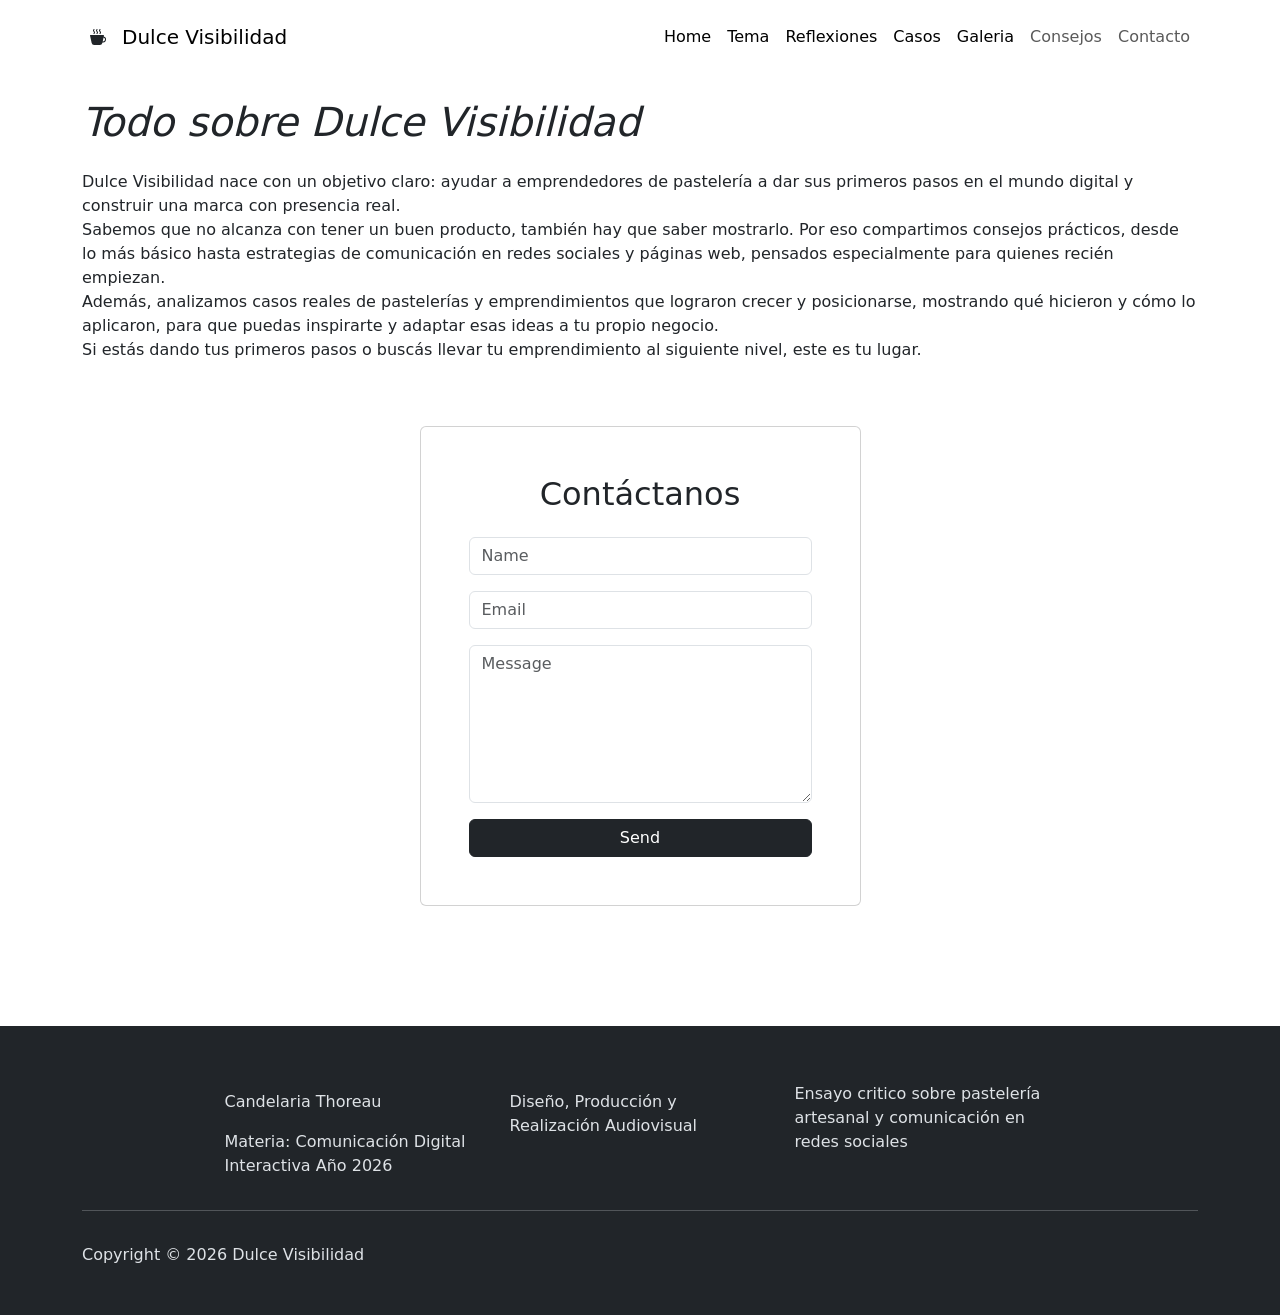
<file: contacto.html>
<!DOCTYPE html>
<html data-bs-theme="light" lang="en">

<head>
    <meta charset="utf-8">
    <meta name="viewport" content="width=device-width, initial-scale=1.0, shrink-to-fit=no">
    <title>Tp final Cande</title>
    <link rel="stylesheet" href="assets/bootstrap/css/bootstrap.min.css">
    <link rel="stylesheet" href="https://fonts.googleapis.com/css?family=Lora">
    <link rel="stylesheet" href="assets/css/bss-overrides.css">
    <link rel="stylesheet" href="assets/css/article-nice.css">
    <link rel="stylesheet" href="assets/css/Lightbox-Gallery-baguetteBox.min.css">
    <link rel="stylesheet" href="assets/css/Navbar-Right-Links-icons.css">
    <link rel="stylesheet" href="assets/css/Responsive-Youtube-Embed.css">
</head>

<body>
    <nav class="navbar navbar-expand-md bg-body py-3">
        <div class="container"><a class="navbar-brand d-flex align-items-center" href="#"><span class="bs-icon-sm bs-icon-rounded text-dark d-flex justify-content-center align-items-center me-2 bs-icon"><svg class="bi bi-cup-hot-fill" xmlns="http://www.w3.org/2000/svg" width="1em" height="1em" fill="currentColor" viewBox="0 0 16 16">
                        <path fill-rule="evenodd" d="M.5 6a.5.5 0 0 0-.488.608l1.652 7.434A2.5 2.5 0 0 0 4.104 16h5.792a2.5 2.5 0 0 0 2.44-1.958l.131-.59a3 3 0 0 0 1.3-5.854l.221-.99A.5.5 0 0 0 13.5 6zM13 12.5a2.01 2.01 0 0 1-.316-.025l.867-3.898A2.001 2.001 0 0 1 13 12.5"></path>
                        <path d="m4.4.8-.003.004-.014.019a4.167 4.167 0 0 0-.204.31 2.327 2.327 0 0 0-.141.267c-.026.06-.034.092-.037.103v.004a.593.593 0 0 0 .091.248c.075.133.178.272.308.445l.01.012c.118.158.26.347.37.543.112.2.22.455.22.745 0 .188-.065.368-.119.494a3.31 3.31 0 0 1-.202.388 5.444 5.444 0 0 1-.253.382l-.018.025-.005.008-.002.002A.5.5 0 0 1 3.6 4.2l.003-.004.014-.019a4.149 4.149 0 0 0 .204-.31 2.06 2.06 0 0 0 .141-.267c.026-.06.034-.092.037-.103a.593.593 0 0 0-.09-.252A4.334 4.334 0 0 0 3.6 2.8l-.01-.012a5.099 5.099 0 0 1-.37-.543A1.53 1.53 0 0 1 3 1.5c0-.188.065-.368.119-.494.059-.138.134-.274.202-.388a5.446 5.446 0 0 1 .253-.382l.025-.035A.5.5 0 0 1 4.4.8m3 0-.003.004-.014.019a4.167 4.167 0 0 0-.204.31 2.327 2.327 0 0 0-.141.267c-.026.06-.034.092-.037.103v.004a.593.593 0 0 0 .091.248c.075.133.178.272.308.445l.01.012c.118.158.26.347.37.543.112.2.22.455.22.745 0 .188-.065.368-.119.494a3.31 3.31 0 0 1-.202.388 5.444 5.444 0 0 1-.253.382l-.018.025-.005.008-.002.002A.5.5 0 0 1 6.6 4.2l.003-.004.014-.019a4.149 4.149 0 0 0 .204-.31 2.06 2.06 0 0 0 .141-.267c.026-.06.034-.092.037-.103a.593.593 0 0 0-.09-.252A4.334 4.334 0 0 0 6.6 2.8l-.01-.012a5.099 5.099 0 0 1-.37-.543A1.53 1.53 0 0 1 6 1.5c0-.188.065-.368.119-.494.059-.138.134-.274.202-.388a5.446 5.446 0 0 1 .253-.382l.025-.035A.5.5 0 0 1 7.4.8m3 0-.003.004-.014.019a4.077 4.077 0 0 0-.204.31 2.337 2.337 0 0 0-.141.267c-.026.06-.034.092-.037.103v.004a.593.593 0 0 0 .091.248c.075.133.178.272.308.445l.01.012c.118.158.26.347.37.543.112.2.22.455.22.745 0 .188-.065.368-.119.494a3.198 3.198 0 0 1-.202.388 5.385 5.385 0 0 1-.252.382l-.019.025-.005.008-.002.002A.5.5 0 0 1 9.6 4.2l.003-.004.014-.019a4.149 4.149 0 0 0 .204-.31 2.06 2.06 0 0 0 .141-.267c.026-.06.034-.092.037-.103a.593.593 0 0 0-.09-.252A4.334 4.334 0 0 0 9.6 2.8l-.01-.012a5.099 5.099 0 0 1-.37-.543A1.53 1.53 0 0 1 9 1.5c0-.188.065-.368.119-.494.059-.138.134-.274.202-.388a5.446 5.446 0 0 1 .253-.382l.025-.035A.5.5 0 0 1 10.4.8"></path>
                    </svg></span><span>Dulce Visibilidad</span></a><button class="navbar-toggler" data-bs-toggle="collapse" data-bs-target="#navcol-2"><span class="visually-hidden">Toggle navigation</span><span class="navbar-toggler-icon"></span></button>
            <div class="collapse navbar-collapse" id="navcol-2">
                <ul class="navbar-nav ms-auto">
                    <li class="nav-item"><a class="nav-link active" href="index.html">Home</a></li>
                    <li class="nav-item"><a class="nav-link active" href="tema.html">Tema</a></li>
                    <li class="nav-item"><a class="nav-link active" href="reflexiones.html">Reflexiones</a></li>
                    <li class="nav-item"><a class="nav-link active" href="casos.html">Casos</a></li>
                    <li class="nav-item"><a class="nav-link active" href="galeria.html">Galeria</a></li>
                    <li class="nav-item"><a class="nav-link" href="consejos.html">Consejos</a></li>
                    <li class="nav-item"><a class="nav-link" href="contacto.html">Contacto</a></li>
                </ul>
            </div>
        </div>
    </nav>
    <div class="container">
        <div class="row">
            <div class="col-md-12">
                <h1 class="mt-4"><em>Todo sobre Dulce Visibilidad</em></h1>
                <p class="ms-0 pe-0 mt-4">Dulce Visibilidad nace con un objetivo claro: ayudar a emprendedores de pastelería a dar sus primeros pasos en el mundo digital y construir una marca con presencia real.<br>Sabemos que no alcanza con tener un buen producto, también hay que saber mostrarlo. Por eso compartimos consejos prácticos, desde lo más básico hasta estrategias de comunicación en redes sociales y páginas web, pensados especialmente para quienes recién empiezan.<br>Además, analizamos casos reales de pastelerías y emprendimientos que lograron crecer y posicionarse, mostrando qué hicieron y cómo lo aplicaron, para que puedas inspirarte y adaptar esas ideas a tu propio negocio.<br>Si estás dando tus primeros pasos o buscás llevar tu emprendimiento al siguiente nivel, este es tu lugar.</p>
                <section class="position-relative py-4 py-xl-5">
                    <div class="container position-relative">
                        <div class="row d-flex justify-content-center">
                            <div class="col-md-8 col-lg-6 col-xl-5 col-xxl-4">
                                <div class="card mb-5">
                                    <div class="card-body p-sm-5">
                                        <h2 class="text-center mb-4">Contáctanos</h2>
                                        <form method="post">
                                            <div class="mb-3"><input class="form-control" type="text" id="name-2" name="name" placeholder="Name"></div>
                                            <div class="mb-3"><input class="form-control" type="email" id="email-2" name="email" placeholder="Email"></div>
                                            <div class="mb-3"><textarea class="form-control" id="message-2" name="message" rows="6" placeholder="Message"></textarea></div>
                                            <div><button class="btn btn-dark w-100 d-block" type="submit">Send </button></div>
                                        </form>
                                    </div>
                                </div>
                            </div>
                        </div>
                    </div>
                </section>
            </div>
        </div>
    </div>
    <footer class="text-body bg-body" data-bs-theme="dark">
        <div class="container mt-4 py-4 py-lg-5">
            <div class="row justify-content-center">
                <div class="col-sm-4 col-md-3 text-center text-lg-start d-flex flex-column">
                    <ul class="list-unstyled"></ul>
                    <p>Candelaria Thoreau</p>
                    <p>Materia: Comunicación Digital Interactiva Año 2026</p>
                </div>
                <div class="col-sm-4 col-md-3 text-center text-lg-start d-flex flex-column">
                    <ul class="list-unstyled"></ul>
                    <p>Diseño, Producción y Realización Audiovisual</p>
                </div>
                <div class="col-lg-3 text-center text-lg-start d-flex flex-column align-items-center order-first align-items-lg-start order-lg-last">
                    <div class="fw-bold d-flex align-items-center mb-2"></div>
                    <p>Ensayo critico sobre pastelería artesanal y comunicación en redes sociales</p>
                </div>
            </div>
            <hr>
            <div class="d-flex justify-content-between align-items-center pt-3">
                <p class="mb-0">Copyright © 2026 Dulce Visibilidad</p>
            </div>
        </div>
    </footer>
    <script src="assets/bootstrap/js/bootstrap.min.js"></script>
    <script src="assets/js/Lightbox-Gallery-baguetteBox.min.js"></script>
    <script src="assets/js/Lightbox-Gallery.js"></script>
</body>

</html>
</file>
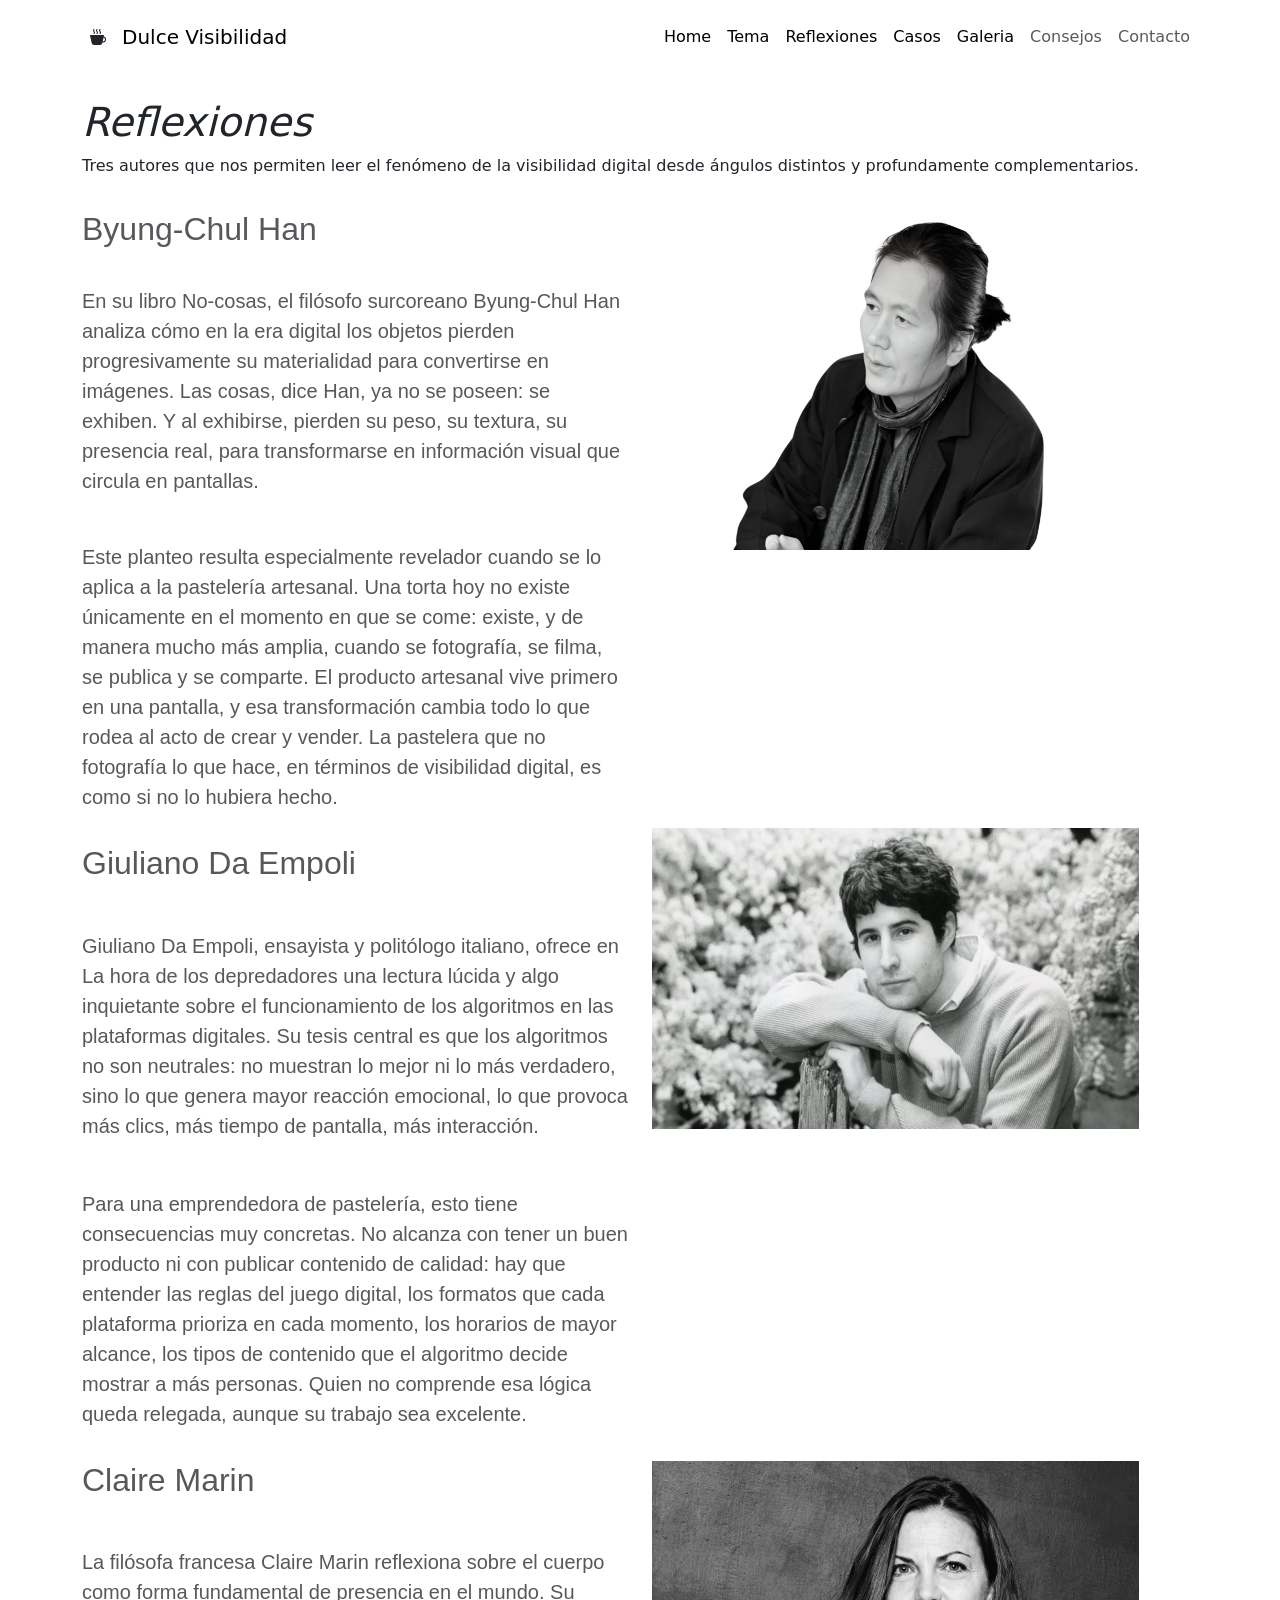
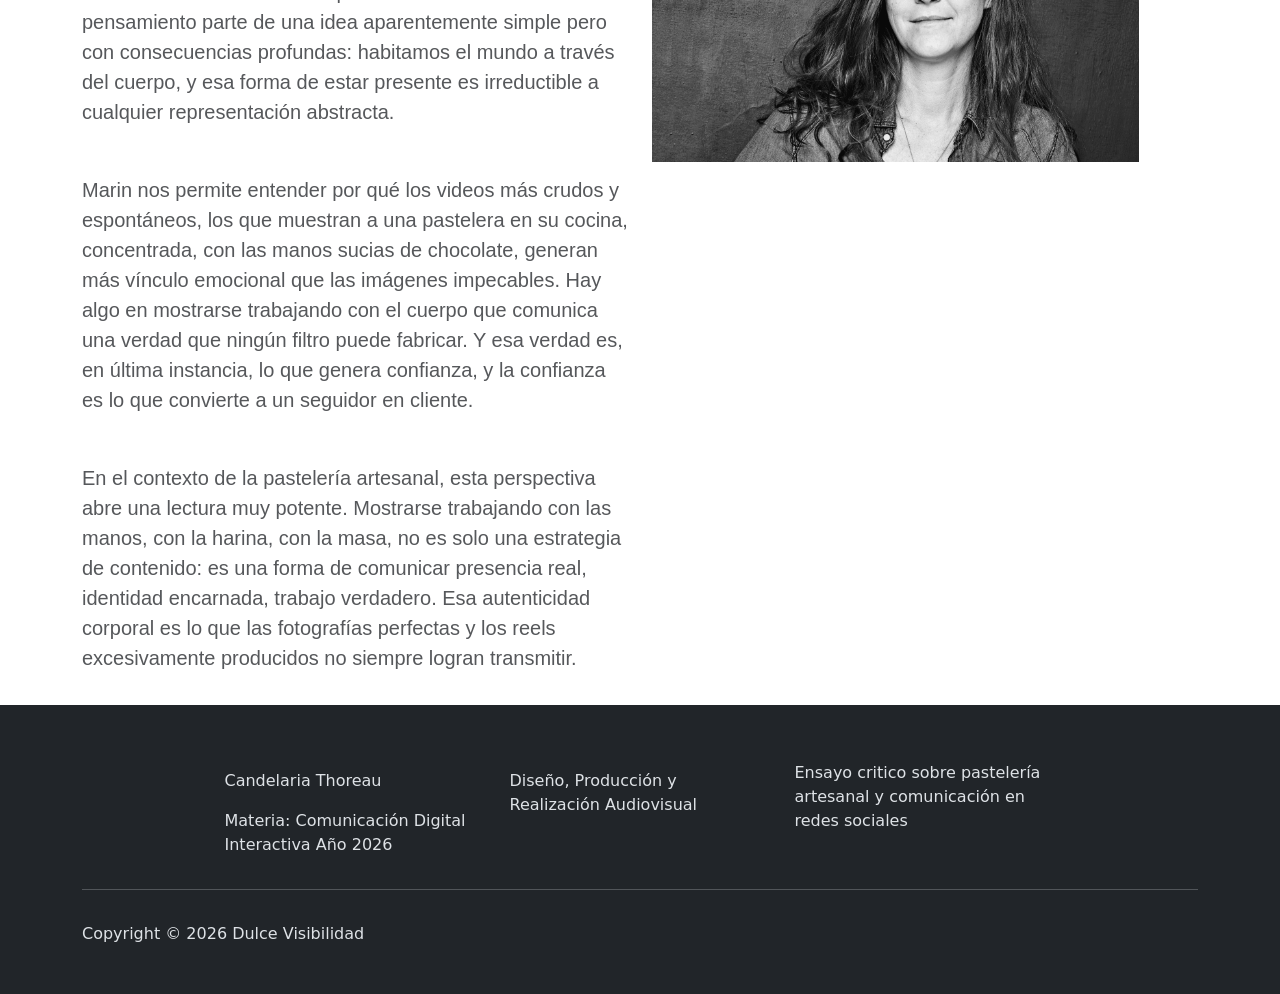
<file: reflexiones.html>
<!DOCTYPE html>
<html data-bs-theme="light" lang="en">

<head>
    <meta charset="utf-8">
    <meta name="viewport" content="width=device-width, initial-scale=1.0, shrink-to-fit=no">
    <title>Tp final Cande</title>
    <link rel="stylesheet" href="assets/bootstrap/css/bootstrap.min.css">
    <link rel="stylesheet" href="https://fonts.googleapis.com/css?family=Lora">
    <link rel="stylesheet" href="assets/css/bss-overrides.css">
    <link rel="stylesheet" href="assets/css/article-nice.css">
    <link rel="stylesheet" href="assets/css/Lightbox-Gallery-baguetteBox.min.css">
    <link rel="stylesheet" href="assets/css/Navbar-Right-Links-icons.css">
    <link rel="stylesheet" href="assets/css/Responsive-Youtube-Embed.css">
</head>

<body>
    <nav class="navbar navbar-expand-md bg-body py-3">
        <div class="container"><a class="navbar-brand d-flex align-items-center" href="#"><span class="bs-icon-sm bs-icon-rounded text-dark d-flex justify-content-center align-items-center me-2 bs-icon"><svg class="bi bi-cup-hot-fill" xmlns="http://www.w3.org/2000/svg" width="1em" height="1em" fill="currentColor" viewBox="0 0 16 16">
                        <path fill-rule="evenodd" d="M.5 6a.5.5 0 0 0-.488.608l1.652 7.434A2.5 2.5 0 0 0 4.104 16h5.792a2.5 2.5 0 0 0 2.44-1.958l.131-.59a3 3 0 0 0 1.3-5.854l.221-.99A.5.5 0 0 0 13.5 6zM13 12.5a2.01 2.01 0 0 1-.316-.025l.867-3.898A2.001 2.001 0 0 1 13 12.5"></path>
                        <path d="m4.4.8-.003.004-.014.019a4.167 4.167 0 0 0-.204.31 2.327 2.327 0 0 0-.141.267c-.026.06-.034.092-.037.103v.004a.593.593 0 0 0 .091.248c.075.133.178.272.308.445l.01.012c.118.158.26.347.37.543.112.2.22.455.22.745 0 .188-.065.368-.119.494a3.31 3.31 0 0 1-.202.388 5.444 5.444 0 0 1-.253.382l-.018.025-.005.008-.002.002A.5.5 0 0 1 3.6 4.2l.003-.004.014-.019a4.149 4.149 0 0 0 .204-.31 2.06 2.06 0 0 0 .141-.267c.026-.06.034-.092.037-.103a.593.593 0 0 0-.09-.252A4.334 4.334 0 0 0 3.6 2.8l-.01-.012a5.099 5.099 0 0 1-.37-.543A1.53 1.53 0 0 1 3 1.5c0-.188.065-.368.119-.494.059-.138.134-.274.202-.388a5.446 5.446 0 0 1 .253-.382l.025-.035A.5.5 0 0 1 4.4.8m3 0-.003.004-.014.019a4.167 4.167 0 0 0-.204.31 2.327 2.327 0 0 0-.141.267c-.026.06-.034.092-.037.103v.004a.593.593 0 0 0 .091.248c.075.133.178.272.308.445l.01.012c.118.158.26.347.37.543.112.2.22.455.22.745 0 .188-.065.368-.119.494a3.31 3.31 0 0 1-.202.388 5.444 5.444 0 0 1-.253.382l-.018.025-.005.008-.002.002A.5.5 0 0 1 6.6 4.2l.003-.004.014-.019a4.149 4.149 0 0 0 .204-.31 2.06 2.06 0 0 0 .141-.267c.026-.06.034-.092.037-.103a.593.593 0 0 0-.09-.252A4.334 4.334 0 0 0 6.6 2.8l-.01-.012a5.099 5.099 0 0 1-.37-.543A1.53 1.53 0 0 1 6 1.5c0-.188.065-.368.119-.494.059-.138.134-.274.202-.388a5.446 5.446 0 0 1 .253-.382l.025-.035A.5.5 0 0 1 7.4.8m3 0-.003.004-.014.019a4.077 4.077 0 0 0-.204.31 2.337 2.337 0 0 0-.141.267c-.026.06-.034.092-.037.103v.004a.593.593 0 0 0 .091.248c.075.133.178.272.308.445l.01.012c.118.158.26.347.37.543.112.2.22.455.22.745 0 .188-.065.368-.119.494a3.198 3.198 0 0 1-.202.388 5.385 5.385 0 0 1-.252.382l-.019.025-.005.008-.002.002A.5.5 0 0 1 9.6 4.2l.003-.004.014-.019a4.149 4.149 0 0 0 .204-.31 2.06 2.06 0 0 0 .141-.267c.026-.06.034-.092.037-.103a.593.593 0 0 0-.09-.252A4.334 4.334 0 0 0 9.6 2.8l-.01-.012a5.099 5.099 0 0 1-.37-.543A1.53 1.53 0 0 1 9 1.5c0-.188.065-.368.119-.494.059-.138.134-.274.202-.388a5.446 5.446 0 0 1 .253-.382l.025-.035A.5.5 0 0 1 10.4.8"></path>
                    </svg></span><span>Dulce Visibilidad</span></a><button class="navbar-toggler" data-bs-toggle="collapse" data-bs-target="#navcol-2"><span class="visually-hidden">Toggle navigation</span><span class="navbar-toggler-icon"></span></button>
            <div class="collapse navbar-collapse" id="navcol-2">
                <ul class="navbar-nav ms-auto">
                    <li class="nav-item"><a class="nav-link active" href="index.html">Home</a></li>
                    <li class="nav-item"><a class="nav-link active" href="tema.html">Tema</a></li>
                    <li class="nav-item"><a class="nav-link active" href="reflexiones.html">Reflexiones</a></li>
                    <li class="nav-item"><a class="nav-link active" href="casos.html">Casos</a></li>
                    <li class="nav-item"><a class="nav-link active" href="galeria.html">Galeria</a></li>
                    <li class="nav-item"><a class="nav-link" href="consejos.html">Consejos</a></li>
                    <li class="nav-item"><a class="nav-link" href="contacto.html">Contacto</a></li>
                </ul>
            </div>
        </div>
    </nav>
    <div class="container">
        <div class="row">
            <div class="col-md-12">
                <h1 class="mt-4"><em>Reflexiones</em></h1>
                <p>Tres autores que nos permiten leer el fenómeno de la visibilidad digital desde ángulos distintos y profundamente complementarios.</p>
            </div>
        </div>
    </div>
    <section class="article-dual-column">
        <div class="container">
            <div class="row">
                <div class="col-md-6 mt-3">
                    <h2 class="text-start" id="inceput-2" style="font-family: Roboto, sans-serif;">Byung-Chul Han</h2>
                    <p class="fs-5" style="font-family: Roboto, sans-serif;"><br>En su libro No-cosas, el filósofo surcoreano Byung-Chul Han analiza cómo en la era digital los objetos pierden progresivamente su materialidad para convertirse en imágenes. Las cosas, dice Han, ya no se poseen: se exhiben. Y al exhibirse, pierden su peso, su textura, su presencia real, para transformarse en información visual que circula en pantallas.</p>
                    <p class="fs-5" style="font-family: Roboto, sans-serif;"><br>Este planteo resulta especialmente revelador cuando se lo aplica a la pastelería artesanal. Una torta hoy no existe únicamente en el momento en que se come: existe, y de manera mucho más amplia, cuando se fotografía, se filma, se publica y se comparte. El producto artesanal vive primero en una pantalla, y esa transformación cambia todo lo que rodea al acto de crear y vender. La pastelera que no fotografía lo que hace, en términos de visibilidad digital, es como si no lo hubiera hecho.</p>
                </div>
                <div class="col-md-6"><img class="mt-4" src="assets/img/Han-cansancio.jpg" width="501" height="332"></div>
            </div>
            <div class="row">
                <div class="col-md-6">
                    <p></p>
                    <h2 class="text-start" id="inceput-1" style="font-family: Roboto, sans-serif;">Giuliano Da Empoli</h2>
                    <p></p>
                    <p class="fs-5 mt-5" style="font-family: Roboto, sans-serif;">Giuliano Da Empoli, ensayista y politólogo italiano, ofrece en La hora de los depredadores una lectura lúcida y algo inquietante sobre el funcionamiento de los algoritmos en las plataformas digitales. Su tesis central es que los algoritmos no son neutrales: no muestran lo mejor ni lo más verdadero, sino lo que genera mayor reacción emocional, lo que provoca más clics, más tiempo de pantalla, más interacción.</p>
                    <p></p>
                    <p class="fs-5 mt-5" style="font-family: Roboto, sans-serif;">Para una emprendedora de pastelería, esto tiene consecuencias muy concretas. No alcanza con tener un buen producto ni con publicar contenido de calidad: hay que entender las reglas del juego digital, los formatos que cada plataforma prioriza en cada momento, los horarios de mayor alcance, los tipos de contenido que el algoritmo decide mostrar a más personas. Quien no comprende esa lógica queda relegada, aunque su trabajo sea excelente.</p>
                </div>
                <div class="col-md-6"><img src="assets/img/field_media_image-56922-5967788.jpg" width="487" height="301"></div>
                <div class="col">
                    <h2 class="text-start mt-3" id="inceput-3" style="font-family: Roboto, sans-serif;">Claire Marin </h2>
                    <p class="fs-5 mt-5" style="font-family: Roboto, sans-serif;">La filósofa francesa Claire Marin reflexiona sobre el cuerpo como forma fundamental de presencia en el mundo. Su pensamiento parte de una idea aparentemente simple pero con consecuencias profundas: habitamos el mundo a través del cuerpo, y esa forma de estar presente es irreductible a cualquier representación abstracta.</p>
                    <p class="fs-5 mt-5" style="font-family: Roboto, sans-serif;">Marin nos permite entender por qué los videos más crudos y espontáneos, los que muestran a una pastelera en su cocina, concentrada, con las manos sucias de chocolate, generan más vínculo emocional que las imágenes impecables. Hay algo en mostrarse trabajando con el cuerpo que comunica una verdad que ningún filtro puede fabricar. Y esa verdad es, en última instancia, lo que genera confianza, y la confianza es lo que convierte a un seguidor en cliente.</p>
                    <p class="fs-5 mt-5" style="font-family: Roboto, sans-serif;">En el contexto de la pastelería artesanal, esta perspectiva abre una lectura muy potente. Mostrarse trabajando con las manos, con la harina, con la masa, no es solo una estrategia de contenido: es una forma de comunicar presencia real, identidad encarnada, trabajo verdadero. Esa autenticidad corporal es lo que las fotografías perfectas y los reels excesivamente producidos no siempre logran transmitir.</p>
                </div>
                <div class="col-md-6">
                    <p></p>
                    <p></p><img src="assets/img/claire-marin.webp" width="487" height="301">
                    <p></p>
                </div>
            </div>
        </div>
    </section>
    <footer class="text-body bg-body" data-bs-theme="dark">
        <div class="container mt-3 py-4 py-lg-5">
            <div class="row justify-content-center">
                <div class="col-sm-4 col-md-3 text-center text-lg-start d-flex flex-column">
                    <ul class="list-unstyled"></ul>
                    <p>Candelaria Thoreau</p>
                    <p>Materia: Comunicación Digital Interactiva Año 2026</p>
                </div>
                <div class="col-sm-4 col-md-3 text-center text-lg-start d-flex flex-column">
                    <ul class="list-unstyled"></ul>
                    <p>Diseño, Producción y Realización Audiovisual</p>
                </div>
                <div class="col-lg-3 text-center text-lg-start d-flex flex-column align-items-center order-first align-items-lg-start order-lg-last">
                    <div class="fw-bold d-flex align-items-center mb-2"></div>
                    <p>Ensayo critico sobre pastelería artesanal y comunicación en redes sociales</p>
                </div>
            </div>
            <hr>
            <div class="d-flex justify-content-between align-items-center pt-3">
                <p class="mb-0">Copyright © 2026 Dulce Visibilidad</p>
            </div>
        </div>
    </footer>
    <script src="assets/bootstrap/js/bootstrap.min.js"></script>
    <script src="assets/js/Lightbox-Gallery-baguetteBox.min.js"></script>
    <script src="assets/js/Lightbox-Gallery.js"></script>
</body>

</html>
</file>
<file: assets/css/bss-overrides.css>
.mx-auto {
  margin-right: auto!important;
  margin-left: auto!important;
}

.my-3 {
  margin-top: 1rem!important;
  margin-bottom: 1rem!important;
}

.mt-0 {
  margin-top: 0!important;
}

.mt-2 {
  margin-top: .5rem!important;
}

.mt-3 {
  margin-top: 1rem!important;
}

.mt-4 {
  margin-top: 1.5rem!important;
}

.mt-5 {
  margin-top: 3rem!important;
}

.mt-7 {
  margin-top: 6rem !important;
}

.me-2 {
  margin-right: .5rem!important;
}

.mb-0 {
  margin-bottom: 0!important;
}

.mb-2 {
  margin-bottom: .5rem!important;
}

.mb-3 {
  margin-bottom: 1rem!important;
}

.mb-4 {
  margin-bottom: 1.5rem!important;
}

.mb-5 {
  margin-bottom: 3rem!important;
}

.ms-0 {
  margin-left: 0!important;
}

.ms-auto {
  margin-left: auto!important;
}
</file>
<file: assets/css/article-nice.css>
.article-dual-column {
  color: #56585b;
  background-color: #fff;
  font-family: 'Lora', serif;
  font-size: 14px;
}

.article-dual-column .intro {
  font-size: 16px;
  margin: 0 auto 30px;
}

.article-dual-column .intro h1 {
  font-size: 32px;
  margin-bottom: 15px;
  padding-top: 20px;
  line-height: 1.5;
  color: inherit;
  margin-top: 25px;
}

.article-dual-column .intro p {
  color: #929292;
  font-size: 12px;
}

.article-dual-column .intro img {
  margin-top: 25px;
}

.article-dual-column .text p {
  margin-bottom: 20px;
  line-height: 1.45;
}

@media (min-width:768px) {
  .article-dual-column .text p {
    font-size: 16px;
  }
}

.article-dual-column .text h2 {
  margin-top: 28px;
  margin-bottom: 20px;
  line-height: 1.45;
  font-size: 16px;
  font-weight: bold;
  color: #333;
}

@media (min-width:768px) {
  .article-dual-column .text h2 {
    font-size: 20px;
  }
}

.article-dual-column .text figure {
  text-align: center;
  margin-top: 30px;
  margin-bottom: 20px;
}

.article-dual-column .text figure img {
  margin-bottom: 12px;
  max-width: 100%;
}

@media (max-width:767px) {
  .article-dual-column .toc {
    border: 1px solid #d3d3d3;
    padding: 20px 0 15px;
    margin-bottom: 20px;
    border-width: 1px 0;
  }
}

.article-dual-column .toc p {
  text-transform: uppercase;
  font-size: 12px;
  font-weight: bold;
}

.article-dual-column .toc ul {
  padding-left: 20px;
  font-size: 13px;
  margin-bottom: 0;
}

.article-dual-column .toc li {
  padding: 2px 0;
}

.article-dual-column .toc a {
  color: inherit;
}

* {
  box-sizing: border-box;
}
</file>
<file: assets/css/Navbar-Right-Links-icons.css>
.bs-icon {
  --bs-icon-size: .75rem;
  display: flex;
  flex-shrink: 0;
  justify-content: center;
  align-items: center;
  font-size: var(--bs-icon-size);
  width: calc(var(--bs-icon-size) * 2);
  height: calc(var(--bs-icon-size) * 2);
  color: var(--bs-primary);
}

.bs-icon-xs {
  --bs-icon-size: 1rem;
  width: calc(var(--bs-icon-size) * 1.5);
  height: calc(var(--bs-icon-size) * 1.5);
}

.bs-icon-sm {
  --bs-icon-size: 1rem;
}

.bs-icon-md {
  --bs-icon-size: 1.5rem;
}

.bs-icon-lg {
  --bs-icon-size: 2rem;
}

.bs-icon-xl {
  --bs-icon-size: 2.5rem;
}

.bs-icon.bs-icon-primary {
  color: var(--bs-white);
  background: var(--bs-primary);
}

.bs-icon.bs-icon-primary-light {
  color: var(--bs-primary);
  background: rgba(var(--bs-primary-rgb), .2);
}

.bs-icon.bs-icon-semi-white {
  color: var(--bs-primary);
  background: rgba(255, 255, 255, .5);
}

.bs-icon.bs-icon-rounded {
  border-radius: .5rem;
}

.bs-icon.bs-icon-circle {
  border-radius: 50%;
}
</file>
<file: assets/css/Responsive-Youtube-Embed.css>
.video-container {
  position: relative;
  padding-bottom: 56.25%;
  padding-top: 0;
  height: 0;
  overflow: hidden;
}

.video-container iframe, .video-container object, .video-container embed {
  position: absolute;
  top: 0;
  left: 0;
  width: 100%;
  height: 100%;
}
</file>
